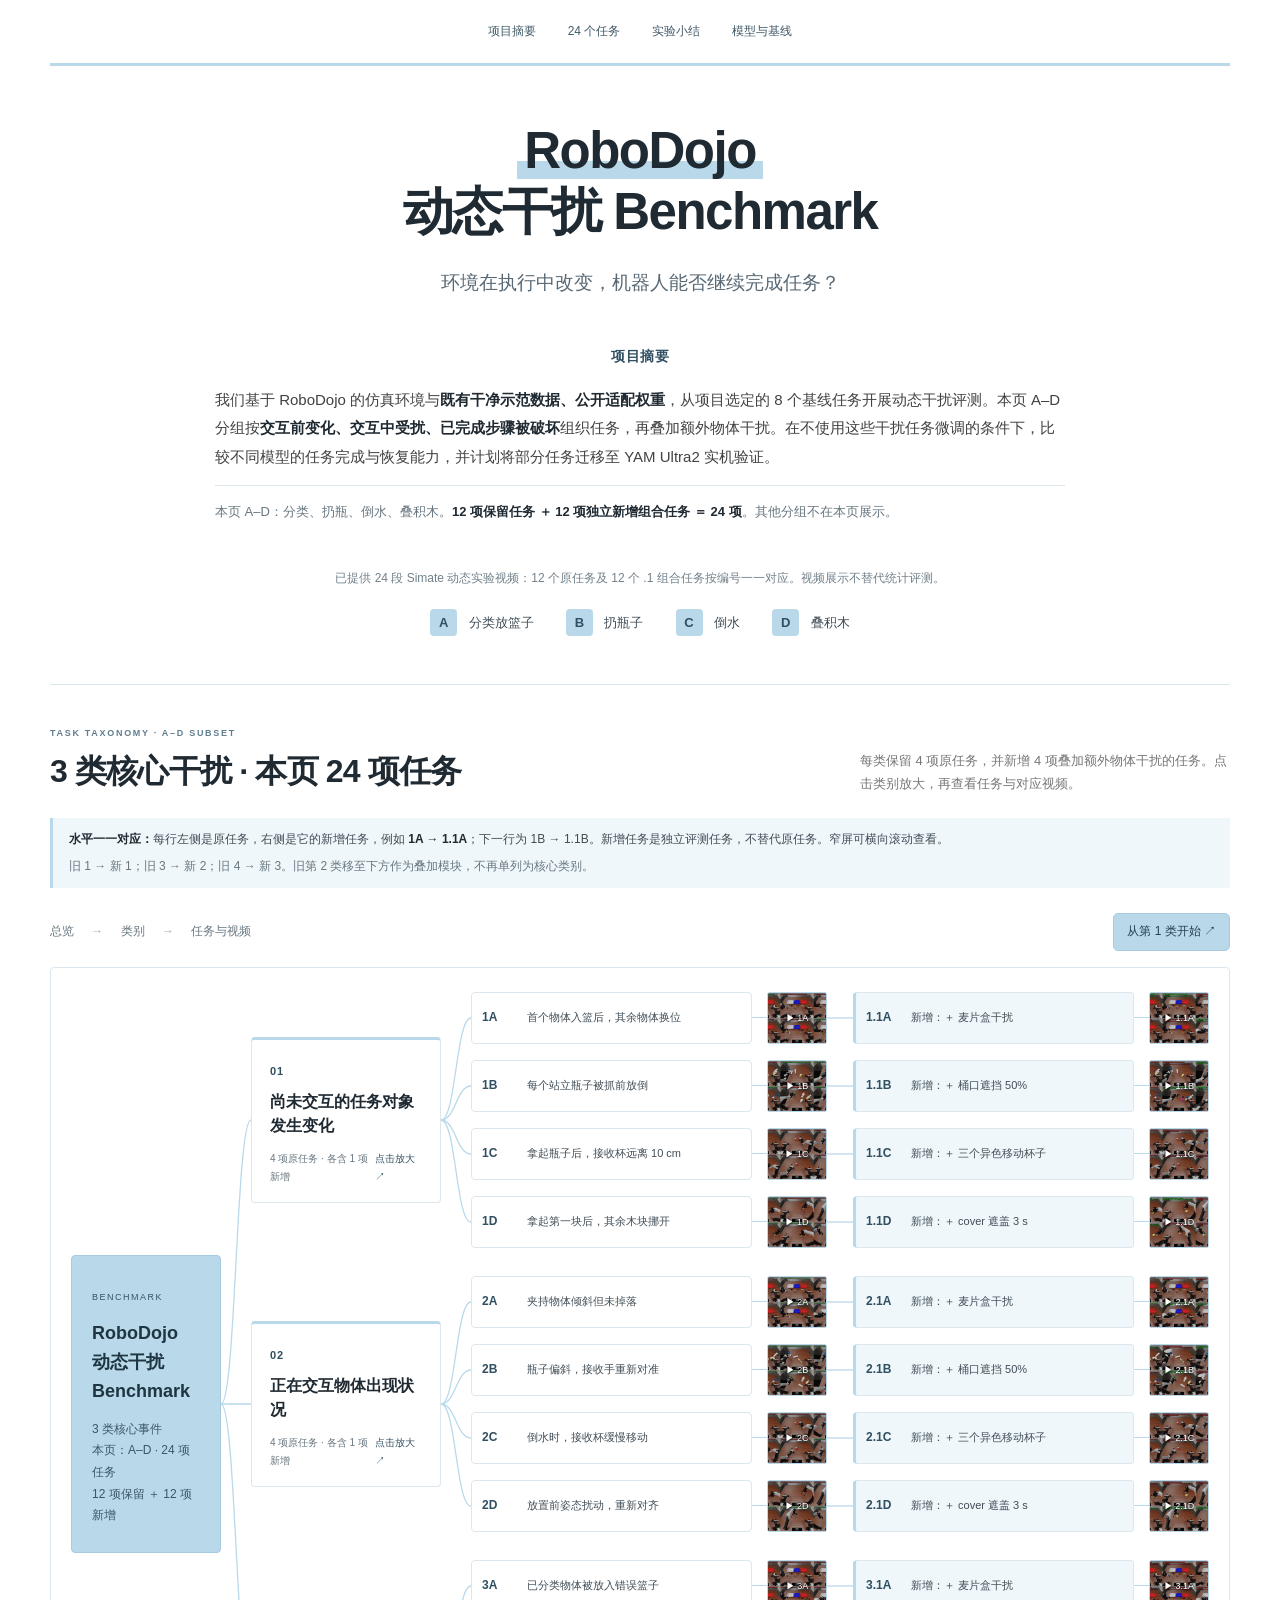
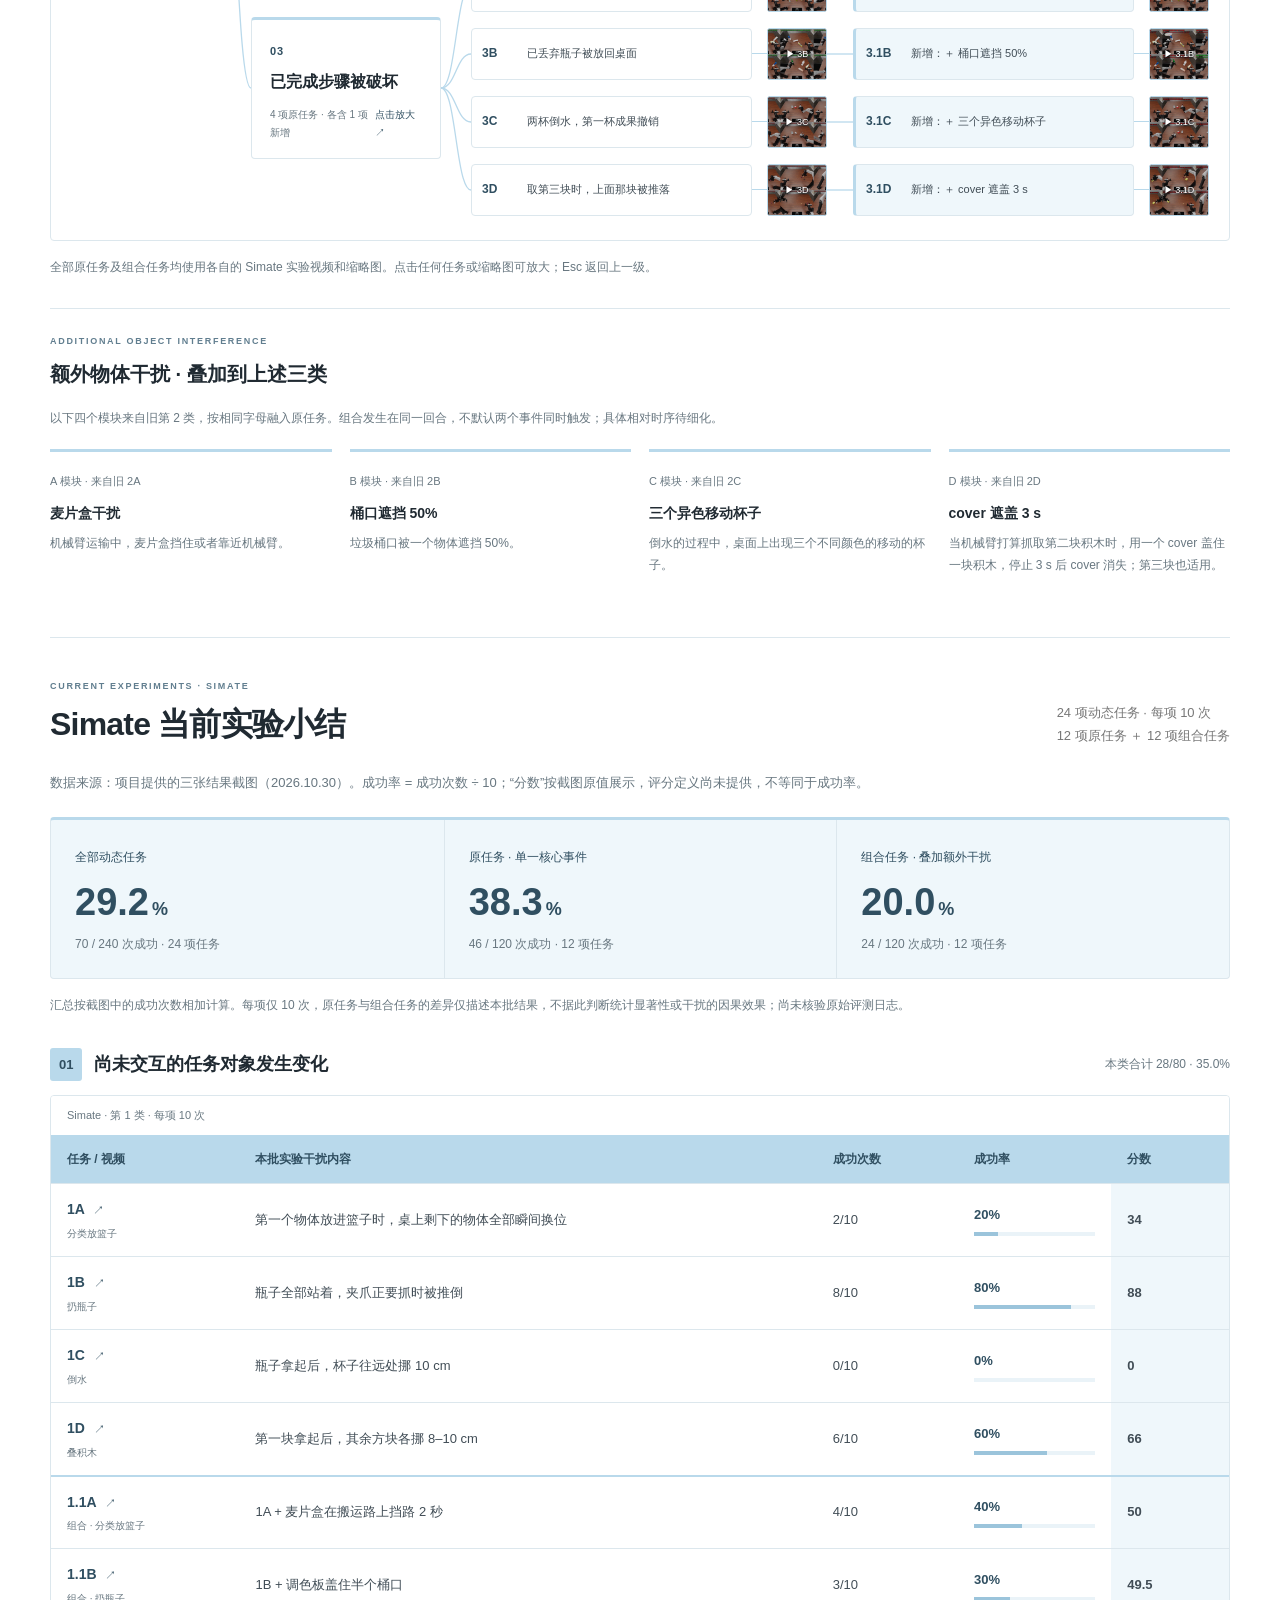
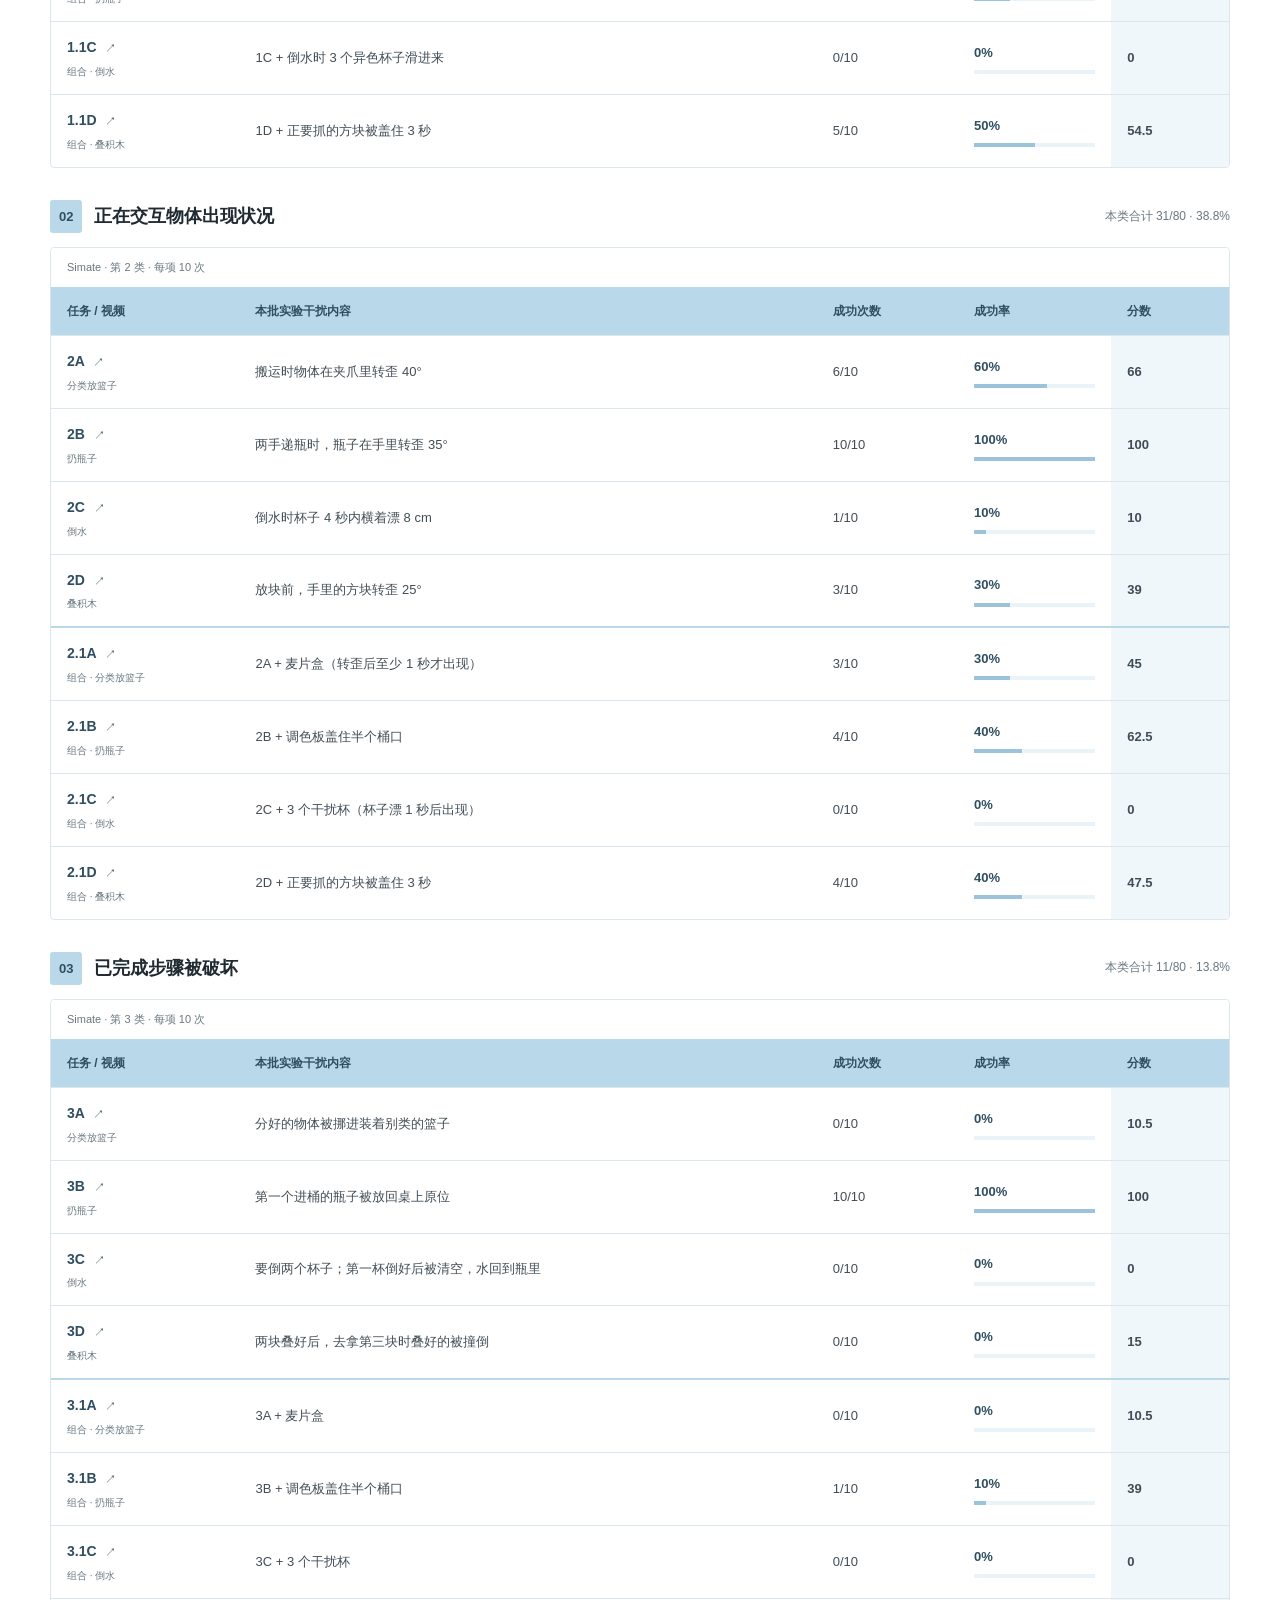
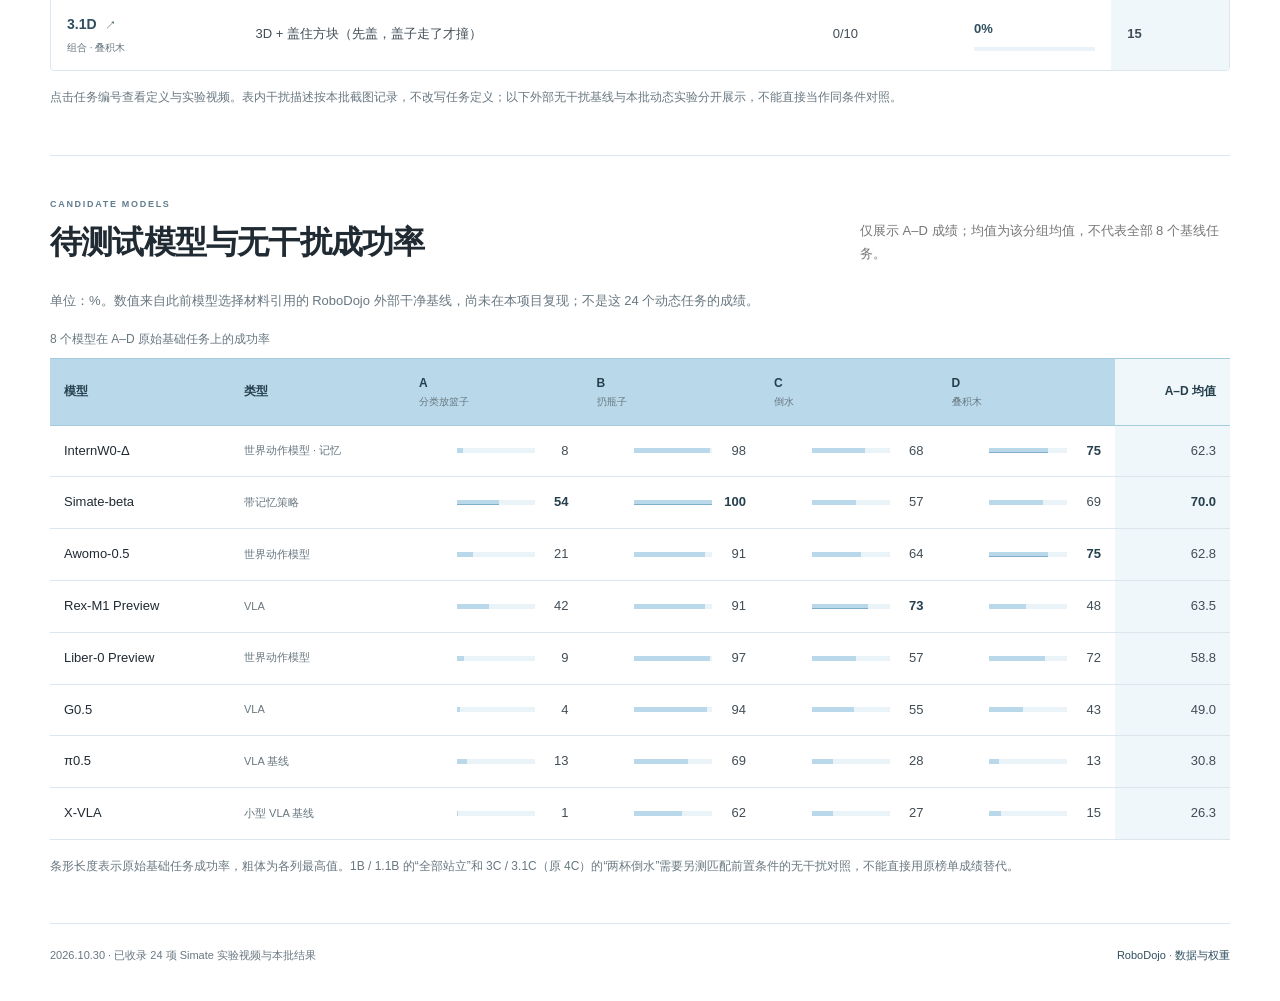
<file: index.html>
<!doctype html>
<html lang="zh-CN"><head><meta charset="utf-8"><meta name="viewport" content="width=device-width,initial-scale=1"><meta name="theme-color" content="#ffffff"><title>RoboDojo 动态干扰 Benchmark · A–D 24 项任务</title><meta name="description" content="A–D 三类核心干扰：保留12项单一事件任务，叠加额外物体干扰新增12项组合任务，共24项；含 Simate 原任务及组合任务动态实验视频与候选模型成绩。"><style>:root{--paper:#ffffff;--white:#fff;--ink:#172033;--text:#465166;--muted:#64748b;--line:#dce2eb;--accent:#315dcc;--pale:#f1f5ff;--edge:#c4d0e5}
*{box-sizing:border-box}html{scroll-behavior:smooth;scroll-padding-top:28px}body{margin:0;background:var(--paper);color:var(--text);font-family:-apple-system,BlinkMacSystemFont,"PingFang SC","Microsoft YaHei",Arial,sans-serif;line-height:1.8;font-size:16px;-webkit-font-smoothing:antialiased}button,a{-webkit-tap-highlight-color:transparent}button{font:inherit;cursor:pointer}a{color:var(--accent);text-decoration:none}a:hover{text-decoration:underline;text-underline-offset:5px}button:focus-visible,a:focus-visible,video:focus-visible{outline:2px solid var(--accent);outline-offset:4px}button{color:inherit}button:hover{border-color:var(--accent)}[hidden]{display:none!important}.skip{position:absolute;top:-100px;background:white;padding:8px;z-index:100}.skip:focus{top:0}.page-header,main,footer{width:min(1180px,calc(100% - 64px));margin:auto}.page-header{min-height:80px;display:flex;justify-content:space-between;align-items:center;border-bottom:1px solid var(--line);gap:25px}.wordmark{font-size:24px;font-weight:650;color:var(--ink);letter-spacing:-.7px}.wordmark span{font-size:12px;font-weight:400;letter-spacing:0;color:var(--muted);margin-left:10px}nav{display:flex;gap:30px;font-size:13px}nav a{color:var(--ink)}h1,h2,h3,p,figure{margin:0}strong{color:var(--ink)}.eyebrow{font-size:10px;letter-spacing:2.1px;color:var(--accent);font-weight:600}.hero{text-align:center;padding:58px 30px 46px}.hero h1{font-family:Georgia,"Songti SC","STSong",serif;line-height:1.3;font-size:clamp(34px,4vw,52px);font-weight:600;color:var(--ink);letter-spacing:-1px;margin:16px 0 20px}.hero h1 span{font-style:italic;font-size:.87em;color:var(--accent)}.subtitle{font-size:20px;font-weight:600;color:var(--ink);margin-bottom:17px}.abstract-text{max-width:890px;margin:0 auto;line-height:1.9;font-size:15px}.data-note{font-size:12px;color:var(--muted);margin:14px auto 24px}.base-legend{display:flex;justify-content:center;gap:34px;font-size:13px}.base-legend b{font-family:Georgia,serif;color:var(--accent);font-size:18px;margin-right:8px}.tree-section,.models-section{padding:40px 0 46px;border-top:1px solid var(--line)}.section-heading{display:flex;justify-content:space-between;gap:40px;align-items:flex-end;margin-bottom:23px}.section-heading h2{font-family:Georgia,"Songti SC","STSong",serif;font-size:30px;font-weight:600;line-height:1.5;color:var(--ink);margin-top:6px}.section-heading>p{font-size:13px;color:var(--muted);max-width:370px;line-height:1.8}.plain-button{border:1px solid var(--line);background:transparent;padding:7px 13px;font-size:12px;border-radius:4px}.plain-button:hover{background:var(--pale);color:var(--accent)}.tree-toolbar{display:flex;justify-content:space-between;align-items:center;padding:10px 0 16px;font-size:12px;color:var(--muted)}.tree-toolbar b{margin:0 14px;font-weight:400;color:#94a3b8}.overview-scroll{overflow-x:auto;border-top:1px solid var(--line);border-bottom:1px solid var(--line);background:rgba(255,255,255,.45)}.overview-tree{min-width:1000px;width:100%;display:grid;grid-template-columns:215px 250px minmax(380px,1fr);grid-template-rows:repeat(4,168px);column-gap:65px;row-gap:22px;padding:28px 20px;position:relative;align-items:center}.connectors{position:absolute;inset:0;width:100%;height:100%;pointer-events:none;z-index:0;overflow:visible}.connectors path{fill:none;stroke:var(--edge);stroke-width:1.3}.root-node,.family-node,.leaf-node,.thumb-node{position:relative;z-index:1}.root-node{grid-column:1;grid-row:1/5;background:var(--pale);padding:25px 20px;border:1px solid #cbd6ea;border-radius:5px}.root-node>span{font-size:9px;letter-spacing:1.5px;color:var(--accent)}.root-node>strong{display:block;font-size:18px;line-height:1.6;margin:10px 0 13px}.root-node p{font-size:12px;color:var(--muted)}.family-node{grid-column:2;text-align:left;background:var(--white);padding:16px 18px;border:1px solid var(--line);border-radius:5px;transition:background .2s,transform .2s}.family-node:hover{transform:translateX(3px);background:var(--pale);border-color:#7898dd}.family-number{font-size:11px;color:var(--accent);font-weight:600;letter-spacing:1px}.family-node strong{display:block;font-size:16px;font-weight:600;line-height:1.5;margin:5px 0 12px}.family-node small{display:flex;justify-content:space-between;font-size:10px;color:var(--muted)}.family-node small span{color:var(--accent)}.leaf-group{grid-column:3;display:grid;gap:7px}.leaf-row{display:flex;align-items:center;min-width:0}.leaf-node{display:flex;align-items:center;gap:10px;width:calc(100% - 75px);height:36px;padding:0 10px;text-align:left;background:var(--white);border:1px solid var(--line);border-radius:3px}.leaf-node:hover{background:var(--pale);border-color:#7898dd}.leaf-node b{color:var(--accent);font-size:12px;min-width:21px}.leaf-node>span{font-size:11px;white-space:nowrap;overflow:hidden;text-overflow:ellipsis}.mini-connector{height:1px;background:var(--edge);width:15px}.thumb-node{height:36px;width:60px;padding:0;border:1px solid #c4cedf;background:#1e2430;overflow:hidden;border-radius:3px;flex-shrink:0}.thumb-node img{width:100%;height:100%;object-fit:cover;display:block;opacity:.78}.thumb-node>span{position:absolute;inset:0;display:flex;align-items:center;justify-content:center;color:#fff;font-size:9px;text-shadow:0 1px 3px #000}.thumb-node:hover img{opacity:1}.small-note{font-size:12px;line-height:1.85;color:var(--muted);margin-top:15px}.source-note{font-size:13px;color:var(--muted);margin:0 0 18px}.table-scroll{overflow-x:auto}.model-table{width:100%;min-width:850px;border-collapse:collapse;font-size:13px;line-height:1.6;font-variant-numeric:tabular-nums}.model-table caption{text-align:left;font-size:12px;color:var(--muted);padding-bottom:9px}.model-table th,.model-table td{border-bottom:1px solid var(--line);padding:15px 14px;text-align:left}.model-table thead th{background:var(--pale);border-top:1px solid #c4cedf;font-size:12px;color:var(--accent);vertical-align:middle}.model-table thead th span{display:block;font-size:10px;font-weight:400;color:var(--muted)}.model-table tbody th{color:var(--ink);font-weight:500;white-space:nowrap;width:180px}.model-table .model-type{font-size:11px;color:var(--muted);width:175px}.model-table td:last-child,.model-table th:last-child{background:#f2f5fc;text-align:right;width:115px}.model-table .bar-cell{display:flex;align-items:center;gap:10px;justify-content:flex-end}.bar-track{height:5px;max-width:78px;min-width:40px;flex:1;background:#e7ecf5;display:block}.bar-track i{display:block;height:100%;background:#91a9dc}.bar-cell>span:last-child{min-width:24px;text-align:right}.best{font-weight:700!important;color:var(--accent)}.best .bar-track i{background:#315dcc}.model-table tbody tr:hover{background:#f6f8fc}footer{border-top:1px solid var(--line);display:flex;justify-content:space-between;gap:25px;font-size:11px;color:var(--muted);padding:22px 0 35px}.focus-open{overflow:hidden}dialog{color:var(--text);background:var(--paper);border:0;padding:0;margin:0;width:100vw;max-width:none;height:100dvh;max-height:none;overflow:auto}dialog::backdrop{background:rgba(20,30,50,.25)}dialog[open]{display:flex;flex-direction:column;animation:focus-in .23s ease-out}.focus-top{position:sticky;top:0;z-index:5;display:flex;justify-content:space-between;align-items:center;padding:16px 32px;min-height:66px;border-bottom:1px solid var(--line);background:rgba(255,255,255,.97);gap:15px}.breadcrumbs,.focus-actions{display:flex;align-items:center;gap:14px}.breadcrumbs{font-size:12px;color:var(--muted)}.breadcrumbs button{border:0;padding:0;background:transparent;color:var(--accent);font-size:12px}.breadcrumbs>span[aria-current]{color:var(--ink);font-weight:600}.focus-content{width:100%;max-width:1500px;margin:0 auto;flex:1;padding:30px 40px;display:flex;flex-direction:column;justify-content:center}.focus-bottom{display:flex;justify-content:space-between;gap:20px;padding:13px 32px;font-size:11px;color:var(--muted);border-top:1px solid var(--line);margin-top:auto}.focus-eyebrow{font-size:11px;letter-spacing:1px;color:var(--muted);margin:0 0 24px}.family-canvas{display:grid;grid-template-columns:265px 1fr;gap:90px;position:relative;align-items:center}.branch-parent{position:relative;z-index:1;background:var(--paper)}.large-number{font-family:Georgia,serif;font-size:60px;font-style:italic;color:#91a8d7;line-height:1}.branch-parent h2{font-family:Georgia,"Songti SC","STSong",serif;font-weight:600;font-size:31px;line-height:1.45;color:var(--ink);margin:17px 0}.branch-parent p{font-size:14px;color:var(--muted);line-height:1.9}.family-switch{display:flex;gap:10px;margin-top:24px}.family-switch button,.sibling-nav button{border:1px solid var(--line);background:transparent;border-radius:3px;color:var(--muted);padding:6px 12px;font-size:12px}.family-switch button[aria-pressed=true],.sibling-nav button[aria-pressed=true]{background:var(--accent);border-color:var(--accent);color:white}.branch-list{display:grid;gap:17px}.branch-row{display:flex;align-items:center;position:relative;z-index:1}.branch-task{display:flex;align-items:flex-start;gap:15px;text-align:left;padding:18px;background:var(--white);border:1px solid var(--line);border-radius:4px;flex:1;min-height:113px;position:relative;transition:transform .18s,background .18s}.branch-task:hover{background:var(--pale);transform:translateX(3px);border-color:#7898dd}.task-id{font-family:Georgia,serif;font-size:22px;font-weight:600;line-height:1.3;color:var(--accent);padding-top:2px}.branch-task h3{font-size:16px;line-height:1.6;font-weight:600;color:var(--ink);margin-bottom:4px}.branch-task p{font-size:12px;line-height:1.75;color:var(--muted)}.zoom-mark{font-size:12px;color:var(--accent);margin-left:auto}.branch-to-video{width:35px;text-align:center;color:#94a3b8;flex-shrink:0}.branch-video{padding:0;border:1px solid var(--line);border-radius:4px;overflow:hidden;background:#202734;flex-shrink:0;width:180px;position:relative}.branch-video img{width:100%;height:96px;display:block;object-fit:contain}.branch-video>span{display:block;background:var(--pale);color:var(--accent);font-size:10px;text-align:center;padding:4px 3px}.task-focus{display:grid;grid-template-columns:minmax(290px,350px) 45px minmax(0,1fr);gap:20px;align-items:center;animation:focus-in .25s ease-out}.parent-link{display:block;border:0;background:transparent;padding:0;color:var(--accent);font-size:11px;text-align:left;margin-bottom:20px}.detail-id{font-family:Georgia,serif;font-style:italic;font-size:51px;line-height:1.15;color:#7897d2;margin-bottom:12px}.task-detail h2{font-family:Georgia,"Songti SC","STSong",serif;font-size:29px;line-height:1.5;color:var(--ink);font-weight:600;margin:0 0 16px}.task-definition{font-size:15px;line-height:1.85;color:var(--text)}dl{margin:23px 0}dl>div{display:flex;gap:14px;padding:11px 0;border-top:1px solid var(--line);font-size:12px;line-height:1.8}dt{min-width:27px;color:var(--accent);font-weight:600}dd{margin:0;color:var(--muted)}.task-note{font-size:11px;color:var(--muted);border-left:2px solid #b7c8e8;padding-left:12px;margin:0 0 20px}.sibling-nav{display:flex;gap:10px;margin-top:20px}.detail-arrow{color:#94a3b8;font-size:26px;text-align:center}.video-detail{min-width:0}.video-detail figcaption{display:flex;align-items:center;justify-content:space-between;gap:20px;padding-bottom:18px}.video-kicker{font-size:10px;letter-spacing:1.4px;color:var(--accent)}.video-detail h3{font-size:22px;font-weight:600;color:var(--ink);margin-top:3px}.video-detail code{font-size:11px;color:var(--muted)}.baseline-tag{font-size:10px;background:var(--pale);border:1px solid #d5deee;color:var(--accent);padding:4px 8px;white-space:nowrap}.video-detail video{width:100%;max-height:65vh;aspect-ratio:16/9;display:block;background:#141a24;border:1px solid #c8d2e3;object-fit:contain}.video-status{font-size:11px;color:var(--muted);line-height:1.8;margin-top:12px;min-height:20px}.video-tools{display:flex;justify-content:space-between;align-items:center;margin-top:15px;font-size:11px}.video-tools .plain-button{background:var(--accent);color:white;border-color:var(--accent)}#focus-title:focus{outline:none}
@keyframes focus-in{from{transform:scale(.985)}to{transform:scale(1)}}
.overview-tree{grid-template-rows:repeat(4,144px);row-gap:14px;padding-top:24px;padding-bottom:24px}.leaf-group{gap:6px}.leaf-node,.thumb-node{height:30px}.video-detail video{aspect-ratio:2/1}
@media(min-width:1550px){.focus-content{padding:45px 55px}.task-focus{grid-template-columns:380px 55px 1fr;gap:30px}.branch-video{width:230px}.branch-video img{height:125px}.branch-task{min-height:135px;padding:24px}.branch-task h3{font-size:18px}.branch-task p{font-size:14px}.branch-list{gap:23px}.family-canvas{gap:115px}}
@media(max-width:1100px){.overview-tree{column-gap:35px;grid-template-columns:190px 225px minmax(430px,1fr)}.focus-content{padding:25px}.family-canvas{grid-template-columns:210px 1fr;gap:45px}.branch-parent h2{font-size:26px}.branch-video{width:140px}.branch-video img{height:80px}.branch-task{padding:13px;gap:10px}.branch-task h3{font-size:14px}.branch-task p{font-size:11px}.task-focus{grid-template-columns:280px 20px minmax(0,1fr);gap:16px}.task-detail h2{font-size:26px}.task-definition{font-size:14px}.focus-top{padding:14px 22px}.focus-bottom{padding:12px 22px}.base-legend{gap:25px}}
@media(max-width:760px){.page-header,main,footer{width:calc(100% - 36px)}.page-header{flex-direction:column;gap:8px;align-items:flex-start;padding:16px 0}.wordmark{font-size:22px}.wordmark span{font-size:10px}nav{gap:26px;font-size:12px}.hero{padding:36px 0}.hero h1{font-size:36px}.hero .eyebrow{font-size:9px;letter-spacing:1.5px}.subtitle{font-size:17px}.abstract-text{text-align:left;font-size:14px}.data-note{font-size:11px;text-align:left}.base-legend{display:grid;grid-template-columns:1fr 1fr;gap:9px;text-align:left;font-size:12px}.section-heading{display:block;margin-bottom:16px}.section-heading h2{font-size:26px}.section-heading>p{margin-top:12px;font-size:12px}.tree-section,.models-section{padding:30px 0}.tree-toolbar{font-size:10px}.tree-toolbar b{margin:0 5px}.tree-toolbar button{font-size:10px;padding:6px 8px}.small-note,.source-note{font-size:11px}.overview-tree{padding:20px 14px}.focus-top{padding:12px 14px;flex-wrap:wrap;gap:8px}.focus-actions{margin-left:auto;gap:7px}.plain-button{padding:5px 9px;font-size:11px}.focus-content{padding:20px 16px;justify-content:flex-start}.family-canvas{display:block}.family-canvas .connectors{display:none}.branch-parent{padding-left:18px;border-left:2px solid #a3b8df;margin-bottom:25px}.large-number{font-size:35px}.branch-parent h2{font-size:25px;margin:9px 0}.branch-parent p{font-size:12px}.family-switch{margin-top:15px}.focus-eyebrow{font-size:10px;margin-bottom:20px}.branch-list{gap:14px;border-left:1px solid var(--edge);padding-left:15px}.branch-row:before{content:'';position:absolute;left:-15px;top:50%;width:15px;height:1px;background:var(--edge)}.branch-task{padding:12px;min-height:113px;gap:8px}.task-id{font-size:19px}.branch-task h3{font-size:13px}.branch-task p{font-size:11px}.zoom-mark{display:none}.branch-video{width:95px}.branch-video img{height:62px}.branch-video>span{font-size:8px;line-height:1.5}.branch-to-video{width:19px;font-size:12px}.task-focus{display:block}.task-detail h2{font-size:27px}.parent-link{margin-bottom:15px}.detail-id{font-size:36px}.task-definition{font-size:14px}dl{margin:15px 0}dl>div{padding:8px 0;font-size:11px}.sibling-nav{margin:15px 0}.detail-arrow{transform:rotate(90deg);padding:6px;font-size:22px}.video-detail figcaption{padding-bottom:12px}.video-detail h3{font-size:20px}.video-detail code{font-size:9px}.baseline-tag{font-size:9px;padding:3px 5px}.video-detail video{max-height:none}.focus-bottom{font-size:9px;padding:12px 16px}.focus-bottom>span:last-child{display:none}footer{flex-direction:column;gap:6px;font-size:10px}}
@media(prefers-reduced-motion:reduce){html{scroll-behavior:auto}*,*::before,*::after{animation:none!important;transition:none!important}}
@media print{.page-header,.tree-toolbar,dialog{display:none!important}.page-header,main,footer{width:100%}body{font-size:12px;background:white}.hero{padding:15px}.hero h1{font-size:34px}.overview-tree{min-width:1000px;zoom:.7}.overview-scroll{overflow:visible}.table-scroll{overflow:visible}.model-table{min-width:0}.tree-section,.models-section{break-before:page}.small-note{font-size:10px}tr{break-inside:avoid}}

.scope-note{font-size:14px;color:var(--accent);max-width:890px;margin:14px auto 0;line-height:1.8}

/* Three core families, each with four retained and four combined tasks. */
.overview-tree{min-width:1100px;grid-template-rows:repeat(3,auto);row-gap:28px;grid-template-columns:150px 190px minmax(660px,1fr);column-gap:30px}
.root-node{grid-row:1/4}
.leaf-node b{min-width:35px;flex-shrink:0}
.task-pair{display:grid;grid-template-columns:minmax(0,1fr) minmax(0,1fr);gap:26px;position:relative;align-items:stretch}
.leaf-group{gap:16px}
.leaf-row.combined{margin-left:0}
.leaf-node,.thumb-node{height:52px}
.leaf-node>span{white-space:normal;line-height:1.6;display:-webkit-box;-webkit-line-clamp:2;-webkit-box-orient:vertical}
.branch-list{gap:28px}
.branch-list .task-pair{gap:32px}
.branch-row.combined{margin-left:0}
.combined .leaf-node,.combined .branch-task{background:var(--pale);border-left:3px solid var(--edge)}
.taxonomy-note{border-left:3px solid var(--edge);padding:10px 16px;background:var(--pale);font-size:12px;line-height:1.9;margin-bottom:15px}
.taxonomy-note p+p{color:var(--muted);margin-top:4px}
.module-section{margin-top:30px;padding-top:24px;border-top:1px solid var(--line)}
.module-section>h3{font-size:20px;color:var(--ink);margin-top:7px}
.module-grid{display:grid;grid-template-columns:repeat(4,minmax(0,1fr));gap:18px;margin-top:20px}
.module-grid article{border-top:3px solid var(--edge);padding:14px 0}
.module-grid article>span{font-size:11px;color:var(--muted)}
.module-grid h3{font-size:14px;color:var(--ink);margin:6px 0}
.module-grid article p{font-size:12px;color:var(--muted);line-height:1.85}
.branch-parent{align-self:start;margin-top:34px}
.task-id{white-space:nowrap;flex-shrink:0}
.sibling-nav{flex-wrap:wrap;gap:8px}
.task-origin{font-size:11px;color:var(--accent);margin-bottom:15px;padding-bottom:10px;border-bottom:1px solid var(--line)}
.pair-link{margin-top:4px}
@media(max-width:760px){.module-grid{grid-template-columns:1fr 1fr;gap:14px}.taxonomy-note{font-size:11px;padding:10px 12px}.branch-parent{margin-top:0}.branch-row{flex-wrap:wrap}.branch-task{flex-basis:100%;min-width:0}.branch-to-video{display:none}.branch-video{margin:8px 0 0 auto;width:110px}.module-section>h3{font-size:18px}.task-origin{font-size:10px}.sibling-nav{gap:6px}}
/* Pair every original task with its extension on the same horizontal row. */
.family-focus{overflow-x:auto}
.family-canvas{grid-template-columns:210px minmax(660px,1fr);gap:45px;min-width:915px}
.branch-row{display:grid;grid-template-columns:minmax(0,1fr);grid-template-rows:1fr auto;gap:8px;align-items:stretch}
.branch-task{width:100%;min-width:0;height:100%;padding:16px;gap:10px;min-height:135px}
.branch-to-video{display:none}
.branch-video{width:150px;margin:0 0 0 auto;justify-self:end}
.branch-video img{height:80px}
.family-canvas .branch-row:before{display:none}
@media(max-width:760px){.family-canvas{display:block;min-width:660px}.branch-parent{max-width:320px}.branch-list{padding-left:0;border-left:0}.branch-list .task-pair:after{content:'→';position:absolute;left:calc(50% - 9px);top:55px;width:18px;text-align:center;color:var(--accent)}.branch-task{font-size:12px}.breadcrumbs{flex-wrap:wrap;gap:8px}}

/* Presentation layout; the final monochrome theme below supersedes prior accents. */
:root{--paper:#fff;--white:#fff;--ink:#202020;--text:#444;--muted:#747474;--line:#e5e2e2;--accent:#a34135;--pale:#fbf1f0;--edge:#ded4d3}
body{font-family:Arial,"Helvetica Neue","PingFang SC","Microsoft YaHei",sans-serif}
.page-header{border:0;min-height:72px;justify-content:center}.wordmark{display:none}nav{gap:12px}nav a{border:1px solid #ead6d4;border-radius:24px;padding:6px 22px;color:#7c201d;background:#f8e9e8;font-size:13px;transition:background .15s}nav a:hover{background:#f2dcd9;text-decoration:none}
.hero{padding:35px 30px 48px}.hero>.eyebrow{display:none}.hero h1{font-family:inherit;font-style:normal;font-size:clamp(34px,4.2vw,54px);font-weight:700;line-height:1.2;letter-spacing:-1.6px;margin:12px auto 24px;max-width:1000px}.hero h1 span{font-family:inherit;font-style:normal;font-size:1em;color:var(--ink)}.subtitle{font-size:21px;font-weight:400;color:#565656;margin-bottom:28px}
.summary-panel{max-width:940px;margin:0 auto 24px;padding:23px 28px;background:#fff;border:1px solid #e9dddd;border-radius:17px;box-shadow:0 4px 20px #3d181803;text-align:left}.summary-label{display:block;text-align:center;margin:0 auto 15px;width:max-content;background:#f8e9e8;color:#9c4338;font-size:11px;font-weight:600;padding:2px 12px;border-radius:20px;letter-spacing:.5px}.abstract-text{font-size:15px;line-height:1.9}.scope-note{border-top:1px solid #eee7e7;padding-top:14px;margin-top:14px;color:#666;font-size:13px}.data-note{color:#858080;margin-bottom:20px}.base-legend{gap:32px}.base-legend b{font-family:inherit;color:#9c4338;font-size:15px;font-weight:700}
.section-heading h2{font-family:inherit;font-size:32px;font-weight:650;letter-spacing:-.8px}.eyebrow{color:#a76960;letter-spacing:1.7px;font-size:9px}.tree-section,.models-section{border-color:#ece9e9;padding-top:40px}.section-heading>p{color:#777}.tree-toolbar b{color:#aaa}.plain-button{border-radius:20px;border-color:#e2d7d6;color:#75403b;background:#fff}.plain-button:hover{background:#f8e9e8}
.overview-scroll{border:1px solid #e7e2e2;border-radius:15px;background:#fff}.root-node{background:#f9f7f7;border-color:#e0d8d7;border-radius:12px}.root-node>span{color:#8c5c55}.root-node>strong{color:#292525}.family-node{border-radius:10px}.family-node:hover,.leaf-node:hover,.branch-task:hover{border-color:#bf8c85;background:#fcf6f5}.leaf-node{border-radius:6px}.family-number,.leaf-node b,.task-id{color:#9c4338}.thumb-node{background:#252323;border-color:#d9cdcb}.mini-connector{background:var(--edge)}
.model-table thead th{background:#f8f7f7;color:#4f3d3b;border-color:#d9d2d1}.model-table td:last-child,.model-table th:last-child{background:#fcf5f4}.bar-track{background:#eee9e8}.bar-track i{background:#c99e98}.best .bar-track i{background:#a34135}.model-table tbody tr:hover{background:#fcf8f7}.best{color:#943e34!important}
dialog::backdrop{background:rgba(30,25,25,.2)}.focus-top{background:rgba(255,255,255,.98)}.large-number,.detail-id{font-family:inherit;font-style:normal;font-weight:650;color:#b88b84}.large-number{font-size:52px}.branch-parent h2,.task-detail h2{font-family:inherit;font-weight:650;letter-spacing:-.7px}.task-id{font-family:inherit;font-size:20px}.branch-task{border-radius:10px}.branch-to-video,.detail-arrow{color:#b4a2a0}.branch-video{border-radius:9px;background:#252323}.branch-video>span{background:#f9efed;color:#8c4239}.family-switch button,.sibling-nav button{border-radius:18px}.family-switch button[aria-pressed=true],.sibling-nav button[aria-pressed=true]{background:#a34135}.task-note{border-color:#d6b3ad}.baseline-tag{border-color:#e7d4d0;background:#fbf1f0;color:#8e473e;border-radius:20px}.video-detail video{border-color:#ded5d3;background:#211f1f;border-radius:10px}.video-tools .plain-button{background:#a34135}.scope-note strong{font-weight:600}
@media(max-width:760px){.page-header{align-items:center;min-height:66px;padding:10px 0}nav{gap:7px}nav a{padding:5px 13px;font-size:11px}.hero{padding:22px 0 32px}.hero h1{font-size:35px;letter-spacing:-1px;line-height:1.25;margin-top:8px}.subtitle{font-size:16px;margin-bottom:22px}.summary-panel{padding:18px 17px;border-radius:13px}.abstract-text{font-size:13px;line-height:1.9}.scope-note{font-size:12px;text-align:left}.summary-label{font-size:10px;margin-bottom:12px}.section-heading h2{font-size:26px}.base-legend{gap:10px}.branch-parent{border-color:#d6b3ad}.large-number{font-size:35px}.detail-id{font-size:36px}}

/* Current direction: strictly neutral black / white / gray, without tinted surfaces. */
:root{--paper:#fff;--white:#fff;--ink:#181818;--text:#414141;--muted:#737373;--line:#e2e2e2;--accent:#262626;--pale:#f5f5f5;--edge:#d4d4d4}
.page-header{min-height:66px;border-bottom:1px solid #ededed}
nav{gap:32px}nav a{border:0;border-radius:0;padding:7px 0;background:transparent;color:#666;font-size:12px;box-shadow:none}nav a:hover{background:transparent;color:#111;text-decoration:underline;text-underline-offset:7px}
.hero{padding-top:42px}.hero h1{font-size:clamp(34px,4vw,51px);font-weight:650;letter-spacing:-1.5px}.subtitle{color:#626262;font-size:19px}
.summary-panel{border:0;border-radius:0;box-shadow:none;padding:15px 0 20px;max-width:850px;background:#fff}.summary-label{padding:0;margin-bottom:17px;background:transparent;border-radius:0;color:#252525;font-size:14px;font-weight:600}.abstract-text{color:#414141}.scope-note{border-color:#e8e8e8;color:#737373}.data-note{color:#808080}.base-legend b{color:#272727}
.eyebrow{color:#878787}.tree-section,.models-section{border-color:#e8e8e8}.plain-button{border-radius:5px;border-color:#d9d9d9;background:#fff;color:#333}.plain-button:hover{background:#f2f2f2;border-color:#888}
.overview-scroll{border-color:#e2e2e2;border-radius:4px}.root-node{border-color:#242424;border-radius:4px;background:#242424}.root-node>span{color:#c7c7c7}.root-node>strong{color:#fff}.root-node p{color:#d4d4d4}
.family-node,.leaf-node,.branch-task{border-radius:4px}.family-node:hover,.leaf-node:hover,.branch-task:hover{background:#f6f6f6;border-color:#8b8b8b}.family-number,.leaf-node b,.task-id{color:#333}.thumb-node{background:#222;border-color:#ccc}.connectors path{stroke:#ccc}
.model-table thead th{background:#f4f4f4;color:#333;border-color:#ccc}.model-table td:last-child,.model-table th:last-child{background:#f6f6f6}.bar-track{background:#ebebeb}.bar-track i{background:#999}.best .bar-track i{background:#292929}.model-table tbody tr:hover{background:#fafafa}.best{color:#171717!important}
dialog::backdrop{background:rgba(0,0,0,.2)}.large-number,.detail-id{color:#a2a2a2}.branch-parent{border-color:#aaa}.branch-to-video,.detail-arrow{color:#aaa}.branch-video{border-radius:4px;background:#222}.branch-video>span{background:#f2f2f2;color:#444}.family-switch button,.sibling-nav button{border-radius:4px}.family-switch button[aria-pressed=true],.sibling-nav button[aria-pressed=true]{background:#262626;border-color:#262626;color:#fff}.task-note{border-color:#bdbdbd}.baseline-tag{background:#f5f5f5;border-color:#ddd;color:#555;border-radius:4px}.video-detail video{border-radius:4px;border-color:#ccc;background:#1b1b1b}.video-tools .plain-button{background:#262626;border-color:#262626;color:#fff}
@media(max-width:760px){nav{gap:28px}nav a{padding:6px 0}.hero{padding-top:26px}.hero h1{font-size:34px}.subtitle{font-size:16px}.summary-panel{padding:12px 0;border-radius:0}.summary-label{font-size:13px}.branch-parent{border-color:#aaa}}

/* Current palette: Columbia Blue PMS 290 / #B9D9EB and white.
   Source: https://visualidentity.columbia.edu/branding
   Dark text is retained on pale blue for legibility; no institutional logo is used. */
:root{--columbia:#b9d9eb;--paper:#fff;--white:#fff;--ink:#202a32;--text:#414d56;--muted:#687780;--line:#dce7ed;--accent:#304f61;--pale:#eff7fb;--edge:#b9d9eb}
.page-header{border-bottom:3px solid #b9d9eb}nav a{color:#415967}nav a:hover{color:#203c4c;text-decoration-color:#b9d9eb;text-decoration-thickness:3px}
.hero h1 span{background:linear-gradient(transparent 68%,#b9d9eb 68%);padding:0 7px;color:#202a32}.subtitle{color:#586975}.summary-label{color:#304f61}.scope-note{border-color:#dce7ed;color:#687780}.data-note{color:#71808a}.base-legend b{color:#304f61;background:#b9d9eb;display:inline-flex;align-items:center;justify-content:center;width:27px;height:27px;border-radius:4px;font-size:13px}
.eyebrow{color:#617e8f}.tree-section,.models-section{border-color:#dce7ed}.plain-button{border-color:#aacbde;background:#b9d9eb;color:#263f4d}.plain-button:hover{background:#d0e6f2;border-color:#89b5ce}
.overview-scroll{border-color:#dce7ed}.root-node{background:#b9d9eb;border-color:#a5cbdf}.root-node>span{color:#365363}.root-node>strong{color:#1f3542}.root-node p{color:#3c5665}.family-node{border-top:3px solid #b9d9eb}.family-node:hover,.leaf-node:hover,.branch-task:hover{background:#eff7fb;border-color:#a5cbdf}.family-number,.leaf-node b,.task-id{color:#304f61}.thumb-node{border-color:#b9d9eb}.connectors path{stroke:#b9d9eb}
.model-table thead th{background:#b9d9eb;color:#263f4d;border-color:#a5cbdf}.model-table td:last-child,.model-table th:last-child{background:#eff7fb}.bar-track{background:#eaf3f8}.bar-track i,.best .bar-track i{background:#b9d9eb}.best .bar-track i{box-shadow:inset 0 -1px #7faec8}.model-table tbody tr:hover{background:#f6fafc}.best{color:#263f4d!important}
.large-number,.detail-id{color:#304f61;background:#b9d9eb;width:max-content;padding:5px 12px;border-radius:4px}.branch-parent{border-color:#b9d9eb}.branch-to-video,.detail-arrow{color:#94bbd1}.branch-video{border-color:#b9d9eb}.branch-video>span{background:#b9d9eb;color:#263f4d}.family-switch button[aria-pressed=true],.sibling-nav button[aria-pressed=true]{background:#b9d9eb;border-color:#a5cbdf;color:#263f4d}.task-note{border-color:#b9d9eb}.baseline-tag{background:#eff7fb;border-color:#b9d9eb;color:#3b5666}.video-detail video{border-color:#b9d9eb}.video-tools .plain-button{background:#b9d9eb;border-color:#a5cbdf;color:#263f4d}


/* Current Simate results; scoped to avoid changing the task tree and external baselines. */
.results-section{padding:40px 0 46px;border-top:1px solid var(--line);scroll-margin-top:20px}
.result-summary{display:grid;grid-template-columns:repeat(3,minmax(0,1fr));border:1px solid var(--line);border-top:3px solid var(--columbia);border-radius:4px;margin:23px 0 12px;background:var(--pale)}
.result-summary article{padding:22px 24px}.result-summary article+article{border-left:1px solid var(--line)}.result-summary article>span{font-size:12px;color:var(--accent)}.result-summary strong{display:block;font-size:38px;font-weight:600;line-height:1.4;font-variant-numeric:tabular-nums;margin:5px 0;color:var(--accent)}.result-summary strong small{font-size:18px;margin-left:3px}.result-summary p{font-size:12px;color:var(--muted)}
.result-method{margin-bottom:28px}.result-family{margin-top:32px}.result-family-heading{display:flex;justify-content:space-between;gap:20px;align-items:center;margin-bottom:14px}.result-family-heading h3{display:flex;align-items:center;gap:12px;font-size:18px;font-weight:600;color:var(--ink)}.result-family-heading h3>span{display:inline-block;padding:5px 9px;background:var(--columbia);color:var(--accent);border-radius:3px;font-size:13px}.result-family-heading p{font-size:12px;color:var(--muted);white-space:nowrap}
.result-scroll{border:1px solid var(--line);border-radius:4px}.result-table{width:100%;min-width:820px;border-collapse:collapse;table-layout:fixed;font-size:13px;line-height:1.7;font-variant-numeric:tabular-nums}.result-table caption{text-align:left;padding:10px 16px;font-size:11px;color:var(--muted);background:#fff}.result-table th,.result-table td{padding:14px 16px;border-bottom:1px solid var(--line);text-align:left;vertical-align:middle}.result-table thead th{background:var(--columbia);font-size:12px;font-weight:600;color:var(--accent)}.result-table th:nth-child(1){width:16%}.result-table th:nth-child(2){width:49%}.result-table th:nth-child(3){width:12%}.result-table th:nth-child(4){width:13%}.result-table th:nth-child(5){width:10%}.result-table tbody th small{display:block;font-size:10px;color:var(--muted);font-weight:400;margin-top:3px}.result-table tbody tr:last-child>*{border-bottom:0}.result-table tbody tr:hover{background:#f6fafc}.result-table tr.result-combined:first-of-type{border-top:2px solid var(--columbia)}.result-table tbody tr:nth-child(5)>*{border-top:2px solid var(--columbia)}.result-table .result-score{background:var(--pale);font-weight:600}.result-task-link{background:transparent;border:0;padding:0;color:var(--accent);font-size:14px;font-weight:650;cursor:pointer}.result-task-link:hover{text-decoration:underline;text-underline-offset:4px}.result-task-link span{font-weight:400;font-size:11px;margin-left:5px}.result-count,.result-score{white-space:nowrap}.result-rate-value{display:block;font-weight:600;color:var(--accent)}.result-meter{display:block;background:#eaf3f8;height:4px;width:100%;margin-top:6px}.result-meter i{display:block;height:100%;background:#9bc4db}
@media(max-width:760px){.results-section{padding:30px 0}.result-summary article{padding:13px 10px}.result-summary article>span{font-size:10px}.result-summary strong{font-size:27px}.result-summary strong small{font-size:12px}.result-summary p{font-size:10px;line-height:1.8}.result-family-heading{align-items:flex-start;flex-direction:column;gap:7px}.result-family-heading h3{font-size:16px}.result-family-heading p{margin-left:42px}nav{gap:16px;flex-wrap:wrap;justify-content:center}.result-table th,.result-table td{padding:12px}}
@media print{.result-scroll{overflow:visible}.result-table{min-width:0;font-size:10px}.result-table th,.result-table td{padding:7px}.result-family{break-inside:avoid}.results-section{break-before:page}}
</style></head>
<body>
<a class="skip" href="#main">跳到正文</a>
<header class="page-header"><a class="wordmark" href="#abstract">RoboDojo <span>Dynamic Benchmark</span></a><nav aria-label="页面导航"><a href="#abstract">项目摘要</a><a href="#task-tree">24 个任务</a><a href="#results">实验小结</a><a href="#models">模型与基线</a></nav></header>
<main id="main">
<section id="abstract" class="hero">
<p class="eyebrow">DYNAMIC INTERFERENCE BENCHMARK</p><h1><span>RoboDojo</span><br>动态干扰 Benchmark</h1>
<p class="subtitle">环境在执行中改变，机器人能否继续完成任务？</p>
<div class="summary-panel"><span class="summary-label">项目摘要</span>
<p class="abstract-text">我们基于 RoboDojo 的仿真环境与<strong>既有干净示范数据、公开适配权重</strong>，从项目选定的 8 个基线任务开展动态干扰评测。本页 A–D 分组按<strong>交互前变化、交互中受扰、已完成步骤被破坏</strong>组织任务，再叠加额外物体干扰。在不使用这些干扰任务微调的条件下，比较不同模型的任务完成与恢复能力，并计划将部分任务迁移至 YAM Ultra2 实机验证。</p>
<p class="scope-note">本页 A–D：分类、扔瓶、倒水、叠积木。<strong>12 项保留任务 ＋ 12 项独立新增组合任务 ＝ 24 项</strong>。其他分组不在本页展示。</p>
</div>
<p class="data-note">已提供 24 段 Simate 动态实验视频：12 个原任务及 12 个 .1 组合任务按编号一一对应。视频展示不替代统计评测。</p>
<div class="base-legend"><span><b>A</b> 分类放篮子</span><span><b>B</b> 扔瓶子</span><span><b>C</b> 倒水</span><span><b>D</b> 叠积木</span></div>
</section>
<section id="task-tree" class="tree-section">
<div class="section-heading"><div><p class="eyebrow">TASK TAXONOMY · A–D SUBSET</p><h2>3 类核心干扰 · 本页 24 项任务</h2></div><p>每类保留 4 项原任务，并新增 4 项叠加额外物体干扰的任务。点击类别放大，再查看任务与对应视频。</p></div>
<div class="taxonomy-note"><p><strong>水平一一对应：</strong>每行左侧是原任务，右侧是它的新增任务，例如 <strong>1A → 1.1A</strong>；下一行为 1B → 1.1B。新增任务是独立评测任务，不替代原任务。窄屏可横向滚动查看。</p><p>旧 1 → 新 1；旧 3 → 新 2；旧 4 → 新 3。旧第 2 类移至下方作为叠加模块，不再单列为核心类别。</p></div>
<div class="tree-toolbar"><span>总览 <b>→</b> 类别 <b>→</b> 任务与视频</span><button id="expand-first" class="plain-button">从第 1 类开始 ↗</button></div>
<div class="overview-scroll"><div id="overview-tree" class="overview-tree" aria-label="Benchmark从左向右的任务树"></div></div>
<p class="small-note">全部原任务及组合任务均使用各自的 Simate 实验视频和缩略图。点击任何任务或缩略图可放大；Esc 返回上一级。</p>
<div class="module-section"><p class="eyebrow">ADDITIONAL OBJECT INTERFERENCE</p><h3>额外物体干扰 · 叠加到上述三类</h3><p class="small-note">以下四个模块来自旧第 2 类，按相同字母融入原任务。组合发生在同一回合，不默认两个事件同时触发；具体相对时序待细化。</p><div id="extra-modules" class="module-grid"></div></div>
</section>
<section id="results" class="results-section" aria-labelledby="results-title">
<div class="section-heading"><div><p class="eyebrow">CURRENT EXPERIMENTS · SIMATE</p><h2 id="results-title">Simate 当前实验小结</h2></div><p>24 项动态任务 · 每项 10 次<br>12 项原任务 ＋ 12 项组合任务</p></div>
<p class="source-note">数据来源：项目提供的三张结果截图（2026.10.30）。成功率 = 成功次数 ÷ 10；“分数”按截图原值展示，评分定义尚未提供，不等同于成功率。</p>
<div id="result-summary" class="result-summary" aria-label="本批实验汇总"></div>
<p class="small-note result-method">汇总按截图中的成功次数相加计算。每项仅 10 次，原任务与组合任务的差异仅描述本批结果，不据此判断统计显著性或干扰的因果效果；尚未核验原始评测日志。</p>
<div id="result-tables"></div>
<p class="small-note">点击任务编号查看定义与实验视频。表内干扰描述按本批截图记录，不改写任务定义；以下外部无干扰基线与本批动态实验分开展示，不能直接当作同条件对照。</p>
</section>
<section id="models" class="models-section">
<div class="section-heading"><div><p class="eyebrow">CANDIDATE MODELS</p><h2>待测试模型与无干扰成功率</h2></div><p>仅展示 A–D 成绩；均值为该分组均值，不代表全部 8 个基线任务。</p></div>
<p class="source-note">单位：%。数值来自此前模型选择材料引用的 RoboDojo 外部干净基线，尚未在本项目复现；不是这 24 个动态任务的成绩。</p>
<div class="table-scroll"><table id="model-table" class="model-table"></table></div>
<p class="small-note">条形长度表示原始基础任务成功率，粗体为各列最高值。1B / 1.1B 的“全部站立”和 3C / 3.1C（原 4C）的“两杯倒水”需要另测匹配前置条件的无干扰对照，不能直接用原榜单成绩替代。</p>
</section>
</main>
<footer><span>2026.10.30 · 已收录 24 项 Simate 实验视频与本批结果</span><span><a href="https://github.com/RoboDojo-Benchmark/RoboDojo" target="_blank" rel="noreferrer">RoboDojo</a> · <a href="https://huggingface.co/datasets/RoboDojo-Benchmark/RoboDojo/tree/main/ckpt/RoboDojo" target="_blank" rel="noreferrer">数据与权重</a></span></footer>
<dialog id="focus-panel" aria-labelledby="focus-title"><div class="focus-top"><div class="breadcrumbs" id="breadcrumbs"></div><div class="focus-actions"><button id="back-button" class="plain-button">← 上一级</button><button id="close-button" class="plain-button" aria-label="关闭放大视图，返回总览">返回总览 ×</button></div></div><div id="focus-content" class="focus-content"></div><div class="focus-bottom"><span id="focus-help">点击任务进一步放大</span><span>Esc 返回上一级</span></div></dialog>
<script>const bases={
 A:{name:'分类放篮子',key:'classify_objects',video:'media/A.mp4',poster:'media/A.jpg'},
 B:{name:'扔瓶子',key:'put_bottles_into_dustbin',video:'media/B.mp4',poster:'media/B.jpg'},
 C:{name:'倒水',key:'pour_liquid_into_cup',video:'media/C.mp4',poster:'media/C.jpg'},
 D:{name:'叠积木',key:'stack_blocks',video:'media/D.mp4',poster:'media/D.jpg'}
};
// Historical IDs remain explicit so the old category 2 is never confused with new category 2.
const legacyFamilies=[
 {id:1,name:'尚未交互的任务对象发生变化',short:'对象先变，动作要更新',summary:'机器人开始行动或接近目标时，尚未操作的物体改变位置或姿态。',tasks:[
  {id:'1A',base:'A',title:'首个物体入篮后，其余物体换位',text:'第一个物体被放进篮子的那一刻，桌上其余等待被抓的物体全部瞬间换位，尽量换到别类物体原来的位置。',trigger:'第一个物体放进篮子并放稳时',change:'桌上其余待抓物体瞬间互换位置',observe:'是否更新抓取位置并保持分类目标。'},
  {id:'1B',base:'B',title:'每个站立瓶子被抓前放倒',text:'开始时，瓶子全部站立在桌面；每当张开的夹爪正要抓一个站立的瓶子时，这个瓶子被放倒（每个瓶子最多一次）。',trigger:'张开的夹爪正要抓某个站立瓶子时',change:'该瓶子朝远离夹爪的方向倒下',observe:'是否重新定位目标并调整抓取姿态。',note:'初始全站立是本任务的前置条件；视频展示原始扔瓶基线。'},
  {id:'1C',base:'C',title:'拿起瓶子后，接收杯远离 10 cm',text:'瓶子被拿起（离桌约 5 cm）以后，杯子朝着远离机械臂的方向移动 10 cm。',trigger:'瓶子被拿起后',change:'杯子沿远离机械臂方向移动 10 cm',observe:'是否更新接收杯位置并重新对准。'},
  {id:'1D',base:'D',title:'拿起第一块后，其余木块挪开',text:'第一块木块被拿起后，其余还没被碰过的木块各自平移 8–10 cm 到新的空位。',trigger:'第一块木块被拿起时',change:'未被碰过的木块各自移到新位置',observe:'是否重新定位木块并继续堆叠。'}]},
 {id:2,name:'期间出现多余物体干扰',short:'额外物体进入执行过程',summary:'原任务继续进行，但路径、操作空间或视觉场景出现额外物体。',tasks:[
  {id:'2A',base:'A',title:'运输中，麦片盒挡住或靠近',text:'机械臂运输中，麦片盒挡住或者靠近机械臂。',trigger:'机械臂运输物体过程中',change:'麦片盒挡住或靠近机械臂',observe:'是否应对新增障碍并继续分类放置。'},
  {id:'2B',base:'B',title:'垃圾桶口被遮挡 50%',text:'垃圾桶口被一个物体遮挡 50%。',trigger:'具体施加时刻待实现时细化',change:'额外物体遮挡垃圾桶口的 50%',observe:'是否利用剩余开口完成投放。'},
  {id:'2C',base:'C',title:'三个异色移动杯子出现',text:'倒水的过程中，桌面上出现三个不同颜色的移动的杯子。',trigger:'倒水过程中',change:'桌面出现三个不同颜色的移动杯子',observe:'是否保持正确接收杯目标，不被额外杯子干扰。'},
  {id:'2D',base:'D',title:'积木被 cover 遮住 3 s',text:'当机械臂打算抓取第二块积木时，用一个 cover 盖住一块积木，停止 3 s 后 cover 消失；第三块也适用。',trigger:'准备抓取第二块积木；第三块同样适用',change:'cover 盖住一块积木，停留 3 s 后消失',observe:'是否处理临时遮挡，并在 cover 消失后继续堆叠。'}]},
 {id:3,name:'正在交互物体出现状况',short:'当前操作需要重新调整',summary:'正在搬运、交接、倾倒或放置的过程中，物体姿态或目标关系发生变化。',tasks:[
  {id:'3A',base:'A',title:'夹持物体倾斜但未掉落',text:'物体在夹爪中倾斜，但没掉下来，模型需要调整放置。',trigger:'物体处于夹爪中时',change:'夹持物体倾斜但不掉落',observe:'是否根据新的物体姿态调整放置。'},
  {id:'3B',base:'B',title:'瓶子偏斜，接收手重新对准',text:'机械臂手里的瓶子突然偏斜，接收手必须重新对准。',trigger:'持瓶并准备双臂交接时',change:'手中的瓶子突然偏斜',observe:'接收手是否重新对准并完成交接。'},
  {id:'3C',base:'C',title:'倒水时，接收杯缓慢移动',text:'正在倒水时，杯子缓慢移动，看机械臂是否跟随。',trigger:'正在倒水时',change:'接收杯缓慢移动',observe:'机械臂是否跟随接收杯并继续倒水。'},
  {id:'3D',base:'D',title:'放置前姿态扰动，重新对齐',text:'积木在准备被放置时，姿态扰动，需重新对齐。',trigger:'积木准备被放置时',change:'待放置积木受到姿态扰动',observe:'是否重新对齐并完成稳定堆叠。'}]},
 {id:4,name:'已完成步骤被破坏',short:'发现进度回退，补做步骤',summary:'已经取得的中间成果被外部事件撤销，模型需要重新检查并恢复任务状态。',tasks:[
  {id:'4A',base:'A',title:'已分类物体被放入错误篮子',text:'把已分类物体放入另一个已有不同类别物体的篮子，使分类结果混杂。',trigger:'物体已经被分类后',change:'将物体放入已有其他类别物体的篮子',observe:'是否发现分类混杂并纠正归属。'},
  {id:'4B',base:'B',title:'已丢弃瓶子被放回桌面',text:'一个已被丢弃的瓶子，被放回桌面。',trigger:'瓶子已经被丢弃后',change:'将一个已丢弃瓶子放回桌面',observe:'是否重新处理返回桌面的瓶子。'},
  {id:'4C',base:'C',title:'两杯倒水，第一杯成果撤销',text:'桌上有两个杯子，指令要求给两个杯子都倒水；第一杯倒好后，杯里的液体被清空，等瓶子立起来后回到瓶中，可以重新倒。',trigger:'第一杯装到全部液体的 25%，且 0.5 秒内不再增加时',change:'清空第一杯，液体回到瓶中；成功条件为两个杯子各装有至少 40% 倒出的液体',observe:'是否检查第一杯并补做已失效的步骤。',note:'第二个杯子放在原杯子背向瓶子的一侧，中心距 15 cm。25% 和 40% 为暂定值。当前视频只演示原始 C 倒水任务；两杯版本需另测无干扰对照。'},
  {id:'4D',base:'D',title:'取第三块时，上面那块被推落',text:'两块积木叠好后，机械臂去取第三块时，上面那块被推落，下面那块基本留在原位。',trigger:'两块已叠好、机械臂去取第三块时',change:'上面那块被推落，叠好的结构被破坏',observe:'是否返回修复已有结构，而非继续原放置动作。'}]}
];
const extraModules=Object.fromEntries(legacyFamilies[1].tasks.map(t=>[t.base,t]));
const extraLabels={A:'麦片盒干扰',B:'桶口遮挡 50%',C:'三个异色移动杯子',D:'cover 遮盖 3 s'};
const families=[legacyFamilies[0],legacyFamilies[2],legacyFamilies[3]].map((legacy,index)=>{
 const id=index+1;
 const singles=legacy.tasks.map(t=>({...t,id:`${id}${t.base}`,legacyId:t.id,kind:'single'}));
 const combined=singles.map(t=>{
  const extra=extraModules[t.base];
  return {...t,id:`${id}.1${t.base}`,kind:'combined',parentId:t.id,extraLegacyId:extra.id,
   title:`${t.title} ＋ ${extraLabels[t.base]}`,
   text:`同一回合保留原事件：${t.text} 另叠加额外物体干扰：${extra.text}`,
   trigger:`原事件：${t.trigger}。额外干扰：${extra.trigger}。两者的相对时序待细化，不默认同时触发。`,
   change:`${t.change}；另加：${extra.change}`,
   observe:`${t.observe} ${extra.observe}`,
   note:[t.note,'这是独立新增的组合任务，不替代原任务；具体组合时序与强度尚未验证。',t.base==='C'?'三个新杯子是干扰物，不替换原接收杯，也不增加倒水目标。':'',t.base==='D'?'重试或修复过程中是否再次触发 cover 尚待定义，不默认无限重复。':''].filter(Boolean).join(' ')};
 });
 return {...legacy,id,legacyId:legacy.id,tasks:singles.flatMap((t,i)=>[t,combined[i]])};
});
const modelData=[
 ['InternW0-Δ','世界动作模型 · 记忆',[8,98,68,75]],['Simate-beta','带记忆策略',[54,100,57,69]],
 ['Awomo-0.5','世界动作模型',[21,91,64,75]],['Rex-M1 Preview','VLA',[42,91,73,48]],
 ['Liber-0 Preview','世界动作模型',[9,97,57,72]],['G0.5','VLA',[4,94,55,43]],
 ['π0.5','VLA 基线',[13,69,28,13]],['X-VLA','小型 VLA 基线',[1,62,27,15]]
];

const simateVideos=Object.fromEntries([1,2,3].flatMap(f=>Array.from('ABCD',base=>{
 const id=`${f}${base}`;return [id,{video:`media/simate/grid_dyn${id}.mp4`,poster:`media/simate/${id}.jpg`}];
})));
// Filenames use underscores; site IDs use periods. Only supplied combinations are listed.
const combinedVideoIds=['1.1A','1.1B','1.1C','1.1D','2.1A','2.1B','2.1C','2.1D','3.1A','3.1B','3.1C','3.1D'];
for(const id of combinedVideoIds)simateVideos[id]={video:`media/simate/grid_dyn${id.replace('.','_')}.mp4`,poster:`media/simate/${id}.jpg`};
function taskMedia(t){
 const dynamic=simateVideos[t.id];
 return dynamic?{...dynamic,dynamic:true,label:'Simate 动态实验视频',playLabel:'▶ 播放实验视频',preview:`${t.id} Simate 动态实验视频`,caption:`▶ ${t.id} · Simate`,kicker:`SIMATE · TASK ${t.id}`,status:`点击播放 ${t.id} 的 Simate 动态实验录像。视频由项目提供，单段展示不代表统计成功率。`}:{...bases[t.base],dynamic:false,label:'无干扰基线视频',playLabel:'▶ 播放基线',preview:`${t.base} ${bases[t.base].name}基线视频`,caption:`▶ ${t.base} ${bases[t.base].name} · 基线`,kicker:`BASE TASK · ${t.base}`,status:`点击视频播放。此视频用于理解基础任务，不展示 ${t.id} 的动态干扰。`};
}
function taskDisplayNote(t){
 if(!simateVideos[t.id])return t.note;
 return t.note?.replace('视频展示原始扔瓶基线。','视频展示 Simate 在本动态任务中的实验。').replace('当前视频只演示原始 C 倒水任务；','当前视频展示 Simate 的本动态任务实验；');
}

// User-provided result screenshots, 2026-10-30. Scores are transcribed, not percentages.
const simateResultGroups=[
 {
  "family": 1,
  "title": "尚未交互的任务对象发生变化",
  "rows": [
   [
    "1A",
    "第一个物体放进篮子时，桌上剩下的物体全部瞬间换位",
    2,
    34
   ],
   [
    "1B",
    "瓶子全部站着，夹爪正要抓时被推倒",
    8,
    88
   ],
   [
    "1C",
    "瓶子拿起后，杯子往远处挪 10 cm",
    0,
    0
   ],
   [
    "1D",
    "第一块拿起后，其余方块各挪 8–10 cm",
    6,
    66
   ],
   [
    "1.1A",
    "1A + 麦片盒在搬运路上挡路 2 秒",
    4,
    50
   ],
   [
    "1.1B",
    "1B + 调色板盖住半个桶口",
    3,
    49.5
   ],
   [
    "1.1C",
    "1C + 倒水时 3 个异色杯子滑进来",
    0,
    0
   ],
   [
    "1.1D",
    "1D + 正要抓的方块被盖住 3 秒",
    5,
    54.5
   ]
  ]
 },
 {
  "family": 2,
  "title": "正在交互物体出现状况",
  "rows": [
   [
    "2A",
    "搬运时物体在夹爪里转歪 40°",
    6,
    66
   ],
   [
    "2B",
    "两手递瓶时，瓶子在手里转歪 35°",
    10,
    100
   ],
   [
    "2C",
    "倒水时杯子 4 秒内横着漂 8 cm",
    1,
    10
   ],
   [
    "2D",
    "放块前，手里的方块转歪 25°",
    3,
    39
   ],
   [
    "2.1A",
    "2A + 麦片盒（转歪后至少 1 秒才出现）",
    3,
    45
   ],
   [
    "2.1B",
    "2B + 调色板盖住半个桶口",
    4,
    62.5
   ],
   [
    "2.1C",
    "2C + 3 个干扰杯（杯子漂 1 秒后出现）",
    0,
    0
   ],
   [
    "2.1D",
    "2D + 正要抓的方块被盖住 3 秒",
    4,
    47.5
   ]
  ]
 },
 {
  "family": 3,
  "title": "已完成步骤被破坏",
  "rows": [
   [
    "3A",
    "分好的物体被挪进装着别类的篮子",
    0,
    10.5
   ],
   [
    "3B",
    "第一个进桶的瓶子被放回桌上原位",
    10,
    100
   ],
   [
    "3C",
    "要倒两个杯子；第一杯倒好后被清空，水回到瓶里",
    0,
    0
   ],
   [
    "3D",
    "两块叠好后，去拿第三块时叠好的被撞倒",
    0,
    15
   ],
   [
    "3.1A",
    "3A + 麦片盒",
    0,
    10.5
   ],
   [
    "3.1B",
    "3B + 调色板盖住半个桶口",
    1,
    39
   ],
   [
    "3.1C",
    "3C + 3 个干扰杯",
    0,
    0
   ],
   [
    "3.1D",
    "3D + 盖住方块（先盖，盖子走了才撞）",
    0,
    15
   ]
  ]
 }
];
const simateResults=simateResultGroups.flatMap(g=>g.rows.map(([id,description,successes,score])=>({id,description,successes,score,trials:10,family:g.family})));
function summarizeResults(rows){const successes=rows.reduce((n,r)=>n+r.successes,0),trials=rows.reduce((n,r)=>n+r.trials,0);return {successes,trials,rate:100*successes/trials};}

const $=s=>document.querySelector(s);
const allTasks=families.flatMap(f=>f.tasks);
let state={level:'overview',family:null,task:null};
let lastFocus=null;
const dialog=$('#focus-panel');
function img(t,cls=''){const m=taskMedia(t);return `<img class="${cls}" src="${m.poster}" alt="${m.preview}预览" loading="lazy">`;}
function taskPairs(f){return f.tasks.filter(t=>t.kind==='single').map(parent=>({parent,child:f.tasks.find(t=>t.parentId===parent.id)}));}
function overviewTask(t,f){return `<div class="leaf-row ${t.kind}"><button class="leaf-node" data-node="t${t.id}" data-parent="${t.kind==='combined'?`t${t.parentId}`:`f${f.id}`}" data-task="${t.id}" aria-label="放大任务 ${t.id} ${t.title}" title="${t.title}"><b>${t.id}</b><span>${t.kind==='combined'?`新增：＋ ${extraLabels[t.base]}`:t.title}</span></button><span class="mini-connector" aria-hidden="true"></span><button class="thumb-node" data-task="${t.id}" aria-label="${simateVideos[t.id]?`查看 ${t.id} 的 Simate 动态实验视频`:`查看 ${t.id} 的 ${t.base} 基线视频`}">${img(t)}<span>▶ ${simateVideos[t.id]?t.id:t.base}</span></button></div>`;}
function branchTask(t){return `<div class="branch-row ${t.kind}"><button class="branch-task" data-node="${t.id}" data-parent="${t.kind==='combined'?t.parentId:'family'}" data-task="${t.id}"><span class="task-id">${t.id}</span><div><h3>${t.kind==='combined'?`新增：＋ ${extraLabels[t.base]}`:t.title}</h3><p>${t.kind==='combined'?`属于 ${t.parentId}：保留原事件，再叠加${extraModules[t.base].text}`:t.text}</p></div><span class="zoom-mark">↗</span></button><span class="branch-to-video" aria-hidden="true">→</span><button class="branch-video" data-task="${t.id}" aria-label="${simateVideos[t.id]?`打开 ${t.id} 的 Simate 动态实验视频`:`打开 ${t.id} 和 ${t.base} 基线视频`}">${img(t)}<span>${taskMedia(t).caption}</span></button></div>`;}
function taskOrigin(t){return t.kind==='combined'?`新增组合 · ${t.parentId} ＋ ${t.base} 额外干扰模块（旧 ${t.extraLegacyId}）`:`保留原任务 · ${t.legacyId===t.id?'编号不变':`旧 ${t.legacyId} → 新 ${t.id}`}`;}
function renderOverview(){
 $('#overview-tree').innerHTML=`<svg class="connectors" aria-hidden="true"></svg><div class="root-node" data-node="root"><span>BENCHMARK</span><strong>RoboDojo<br>动态干扰 Benchmark</strong><p>3 类核心事件<br>本页：A–D · 24 项任务<br>12 项保留 ＋ 12 项新增</p></div>${families.map(f=>`<button class="family-node" data-node="f${f.id}" data-parent="root" data-family="${f.id}" style="grid-row:${f.id}"><span class="family-number">0${f.id}</span><strong>${f.name}</strong><small>4 项原任务 · 各含 1 项新增 <span>点击放大 ↗</span></small></button><div class="leaf-group" style="grid-row:${f.id}">${taskPairs(f).map(({parent,child})=>`<div class="task-pair" role="group" aria-label="${parent.id} 及其新增任务">${overviewTask(parent,f)}${overviewTask(child,f)}</div>`).join('')}</div>`).join('')}`;
 $('#extra-modules').innerHTML=Object.values(extraModules).map(t=>`<article><span>${t.base} 模块 · 来自旧 ${t.id}</span><h3>${extraLabels[t.base]}</h3><p>${t.text}</p></article>`).join('');
 requestAnimationFrame(()=>drawLines($('#overview-tree')));
}
function drawLines(container){
 const svg=container.querySelector('.connectors');if(!svg)return;
 const box=container.getBoundingClientRect();svg.setAttribute('viewBox',`0 0 ${box.width} ${box.height}`);
 const paths=[];container.querySelectorAll('[data-parent]').forEach(node=>{
  const source=container.querySelector(`[data-node="${node.dataset.parent}"]`);if(!source)return;
  const a=source.getBoundingClientRect(),b=node.getBoundingClientRect();
  if(node.closest('.combined')){
   const start=source.classList.contains('leaf-node')?source.closest('.leaf-row').getBoundingClientRect():a;
   const x=start.right-box.left,y=a.top+a.height/2-box.top,childX=b.left-box.left,childY=b.top+b.height/2-box.top;
   paths.push(`<path d="M ${x} ${y} L ${childX} ${childY}"/>`);return;
  }
  const x1=a.right-box.left,y1=a.top+a.height/2-box.top,x2=b.left-box.left,y2=b.top+b.height/2-box.top,mid=(x1+x2)/2;
  paths.push(`<path d="M ${x1} ${y1} C ${mid} ${y1}, ${mid} ${y2}, ${x2} ${y2}"/>`);
 });svg.innerHTML=paths.join('');
}
function stopVideo(){dialog.querySelectorAll('video').forEach(v=>v.pause());}
function openFocus(){if(!dialog.open){lastFocus=document.activeElement;dialog.showModal();document.body.classList.add('focus-open');}}
function crumb(f,t){$('#breadcrumbs').innerHTML=`<button data-overview>Benchmark</button><span>/</span><button data-family="${f.id}">第 ${f.id} 类</button>${t?.parentId?`<span>/</span><button data-task="${t.parentId}">${t.parentId}</button>`:''}${t?`<span>/</span><span aria-current="page">${t.id}</span>`:''}`;}
function showFamily(id){
 const f=families.find(x=>x.id===Number(id));if(!f)return;stopVideo();state={level:'family',family:f.id,task:null};openFocus();crumb(f);
 $('#focus-content').innerHTML=`<div class="family-focus"><p class="focus-eyebrow">类别 → 原任务 → 所属新增任务 · 共 8 项</p><div class="family-canvas"><svg class="connectors" aria-hidden="true"></svg><div class="branch-parent" data-node="family"><span class="large-number">0${f.id}</span><h2 id="focus-title" tabindex="-1">${f.name}</h2><p>${f.summary}</p><p class="small-note">每行左侧是原任务，右侧是其 .1 新增任务，水平连线一一对应；窄屏可横向滚动。</p><div class="family-switch">${families.map(g=>`<button data-family="${g.id}" aria-label="查看第 ${g.id} 类" aria-pressed="${g.id===f.id}">${g.id}</button>`).join('')}</div></div><div class="branch-list">${taskPairs(f).map(({parent,child})=>`<div class="task-pair" role="group" aria-label="${parent.id} 及其新增任务">${branchTask(parent)}${branchTask(child)}</div>`).join('')}</div></div></div>`;
 dialog.scrollTop=0;$('#focus-help').textContent=`第 ${f.id} 类 / 共 ${families.length} 类 · 本类 ${f.tasks.length} 项任务`;
 requestAnimationFrame(()=>{drawLines(dialog.querySelector('.family-canvas'));$('#focus-title').focus({preventScroll:true});});
}
function showTask(id){
 const t=allTasks.find(t=>t.id===id);if(!t)return;const f=families.find(f=>f.tasks.includes(t)),b=bases[t.base],m=taskMedia(t),note=taskDisplayNote(t);
 stopVideo();state={level:'task',family:f.id,task:id};openFocus();crumb(f,t);
 $('#focus-content').innerHTML=`<div class="task-focus"><div class="task-detail"><button class="parent-link" data-family="${f.id}">← 第 ${f.id} 类 · ${f.name}</button><div class="detail-id">${t.id}</div><h2 id="focus-title" tabindex="-1">${t.title}</h2><p class="task-definition">${t.text}</p><dl><div><dt>触发</dt><dd>${t.trigger}</dd></div><div><dt>变化</dt><dd>${t.change}</dd></div><div><dt>观察</dt><dd>${t.observe}</dd></div></dl>${note?`<p class="task-note">${note}</p>`:''}<div class="sibling-nav" aria-label="同类别的任务">${f.tasks.map(s=>`<button data-task="${s.id}" aria-pressed="${s.id===t.id}">${s.id}</button>`).join('')}</div></div><div class="detail-arrow" aria-hidden="true">→</div><figure class="video-detail"><figcaption><div><span class="video-kicker">${m.kicker}</span><h3>${b.name}</h3><code>${b.key}</code></div><span class="baseline-tag">${m.label}</span></figcaption><video id="baseline-video" controls playsinline preload="metadata" poster="${m.poster}" aria-label="${m.dynamic?m.preview:`${t.base} ${b.name}原始基础任务视频`}"><source src="${m.video}" type="video/mp4">浏览器不支持视频，请使用下方链接打开。</video><p class="video-status" id="video-status" role="status">${m.status}</p><div class="video-tools"><button id="video-play" class="plain-button">${m.playLabel}</button><a href="${m.video}" target="_blank" rel="noreferrer">单独打开视频 ↗</a></div></figure></div>`;
 const video=$('#baseline-video');video.addEventListener('error',()=>{$('#video-status').textContent='视频加载失败，请确认 index.html 与 media 文件夹保存在一起。';});video.addEventListener('play',()=>{$('#video-play').textContent='Ⅱ 暂停';});video.addEventListener('pause',()=>{$('#video-play').textContent=m.playLabel;});
 $('#video-play').addEventListener('click',async()=>{if(!video.paused){video.pause();return;}try{await video.play();}catch{$('#video-status').textContent='请点击视频自带的播放按钮，或单独打开视频。';}});
 const detail=dialog.querySelector('.task-detail');
 if(t.kind==='combined')detail.querySelector('.parent-link').outerHTML=`<button class="parent-link" data-task="${t.parentId}">← 所属原任务 ${t.parentId}</button>`;
 detail.insertAdjacentHTML('afterbegin',`<p class="task-origin">${taskOrigin(t)}</p>`);
 const counterpart=t.kind==='combined'?t.parentId:`${f.id}.1${t.base}`;
 detail.querySelector('.sibling-nav').insertAdjacentHTML('beforebegin',`<button class="plain-button pair-link" data-task="${counterpart}">${t.kind==='combined'?'查看保留任务':'查看新增组合'} ${counterpart} ↗</button>`);
 dialog.scrollTop=0;$('#focus-help').textContent=`${t.id} / 本页 ${allTasks.length} 项任务 · ← → 切换同类任务`;
 requestAnimationFrame(()=>$('#focus-title').focus({preventScroll:true}));
}
function closeFocus(){stopVideo();dialog.close();document.body.classList.remove('focus-open');state={level:'overview',family:null,task:null};lastFocus?.focus({preventScroll:true});}
function back(){if(state.level!=='task'){closeFocus();return;}const t=allTasks.find(t=>t.id===state.task);t?.parentId?showTask(t.parentId):showFamily(state.family);}
document.addEventListener('click',e=>{const task=e.target.closest('[data-task]'),family=e.target.closest('[data-family]'),overview=e.target.closest('[data-overview]');if(task)showTask(task.dataset.task);else if(family)showFamily(family.dataset.family);else if(overview)closeFocus();});
$('#expand-first').addEventListener('click',()=>showFamily(1));$('#back-button').addEventListener('click',back);$('#close-button').addEventListener('click',closeFocus);dialog.addEventListener('cancel',e=>{e.preventDefault();back();});
dialog.addEventListener('keydown',e=>{if(!['ArrowLeft','ArrowRight'].includes(e.key)||e.target.closest('video')||e.altKey||e.metaKey||e.ctrlKey)return;const delta=e.key==='ArrowRight'?1:-1;e.preventDefault();if(state.level==='task'){const f=families.find(x=>x.id===state.family),i=f.tasks.findIndex(t=>t.id===state.task);showTask(f.tasks[(i+delta+f.tasks.length)%f.tasks.length].id);}else if(state.level==='family'){showFamily((state.family-1+delta+families.length)%families.length+1);}});
const means=modelData.map(m=>m[2].reduce((a,b)=>a+b,0)/4),maxima=[0,1,2,3].map(i=>Math.max(...modelData.map(m=>m[2][i]))),bestMean=Math.max(...means);
$('#model-table').innerHTML=`<caption>8 个模型在 A–D 原始基础任务上的成功率</caption><thead><tr><th scope="col">模型</th><th scope="col">类型</th>${Object.entries(bases).map(([key,b])=>`<th scope="col">${key}<span>${b.name}</span></th>`).join('')}<th scope="col">A–D 均值</th></tr></thead><tbody>${modelData.map(([name,type,scores],i)=>`<tr><th scope="row">${name}</th><td class="model-type">${type}</td>${scores.map((n,k)=>`<td><div class="bar-cell ${n===maxima[k]?'best':''}"><span class="bar-track" aria-hidden="true"><i style="width:${n}%"></i></span><span>${n}</span></div></td>`).join('')}<td class="mean ${means[i]===bestMean?'best':''}">${means[i].toFixed(1)}</td></tr>`).join('')}</tbody>`;
if(allTasks.length!==24||new Set(allTasks.map(t=>t.id)).size!==24||families.some(f=>f.tasks.length!==8))throw new Error('Task data mismatch');
renderOverview();new ResizeObserver(()=>{drawLines($('#overview-tree'));const c=dialog.querySelector('.family-canvas');if(c)drawLines(c);}).observe(document.body);
window.addEventListener('resize',()=>{drawLines($('#overview-tree'));const c=dialog.querySelector('.family-canvas');if(c)drawLines(c);});


function renderSimateResults(){
 const sets=[['全部动态任务',simateResults],['原任务 · 单一核心事件',simateResults.filter(r=>!r.id.includes('.'))],['组合任务 · 叠加额外干扰',simateResults.filter(r=>r.id.includes('.'))]];
 $('#result-summary').innerHTML=sets.map(([label,rows])=>{const s=summarizeResults(rows);return `<article><span>${label}</span><strong>${s.rate.toFixed(1)}<small>%</small></strong><p>${s.successes} / ${s.trials} 次成功 · ${rows.length} 项任务</p></article>`;}).join('');
 $('#result-tables').innerHTML=simateResultGroups.map(g=>{
  const rows=simateResults.filter(r=>r.family===g.family),s=summarizeResults(rows);
  return `<article class="result-family" aria-labelledby="result-family-${g.family}"><div class="result-family-heading"><h3 id="result-family-${g.family}"><span>0${g.family}</span>${g.title}</h3><p>本类合计 ${s.successes}/${s.trials} · ${s.rate.toFixed(1)}%</p></div><div class="table-scroll result-scroll" tabindex="0" role="region" aria-label="第 ${g.family} 类结果表，可横向滚动"><table class="result-table"><caption>Simate · 第 ${g.family} 类 · 每项 10 次</caption><thead><tr><th scope="col">任务 / 视频</th><th scope="col">本批实验干扰内容</th><th scope="col">成功次数</th><th scope="col">成功率</th><th scope="col">分数</th></tr></thead><tbody>${rows.map(r=>`<tr data-result-id="${r.id}" class="${r.id.includes('.')?'result-combined':''}"><th scope="row"><button class="result-task-link" data-task="${r.id}" aria-label="查看 ${r.id} 任务与视频">${r.id} <span aria-hidden="true">↗</span></button><small>${r.id.includes('.')?'组合 · ':''}${bases[r.id.slice(-1)].name}</small></th><td class="result-description">${r.description}</td><td class="result-count">${r.successes}/${r.trials}</td><td class="result-rate"><span class="result-rate-value">${r.successes*10}%</span><span class="result-meter" aria-hidden="true"><i style="width:${r.successes*10}%"></i></span></td><td class="result-score">${r.score}</td></tr>`).join('')}</tbody></table></div></article>`;
 }).join('');
}
renderSimateResults();
</script></body></html>
</file>
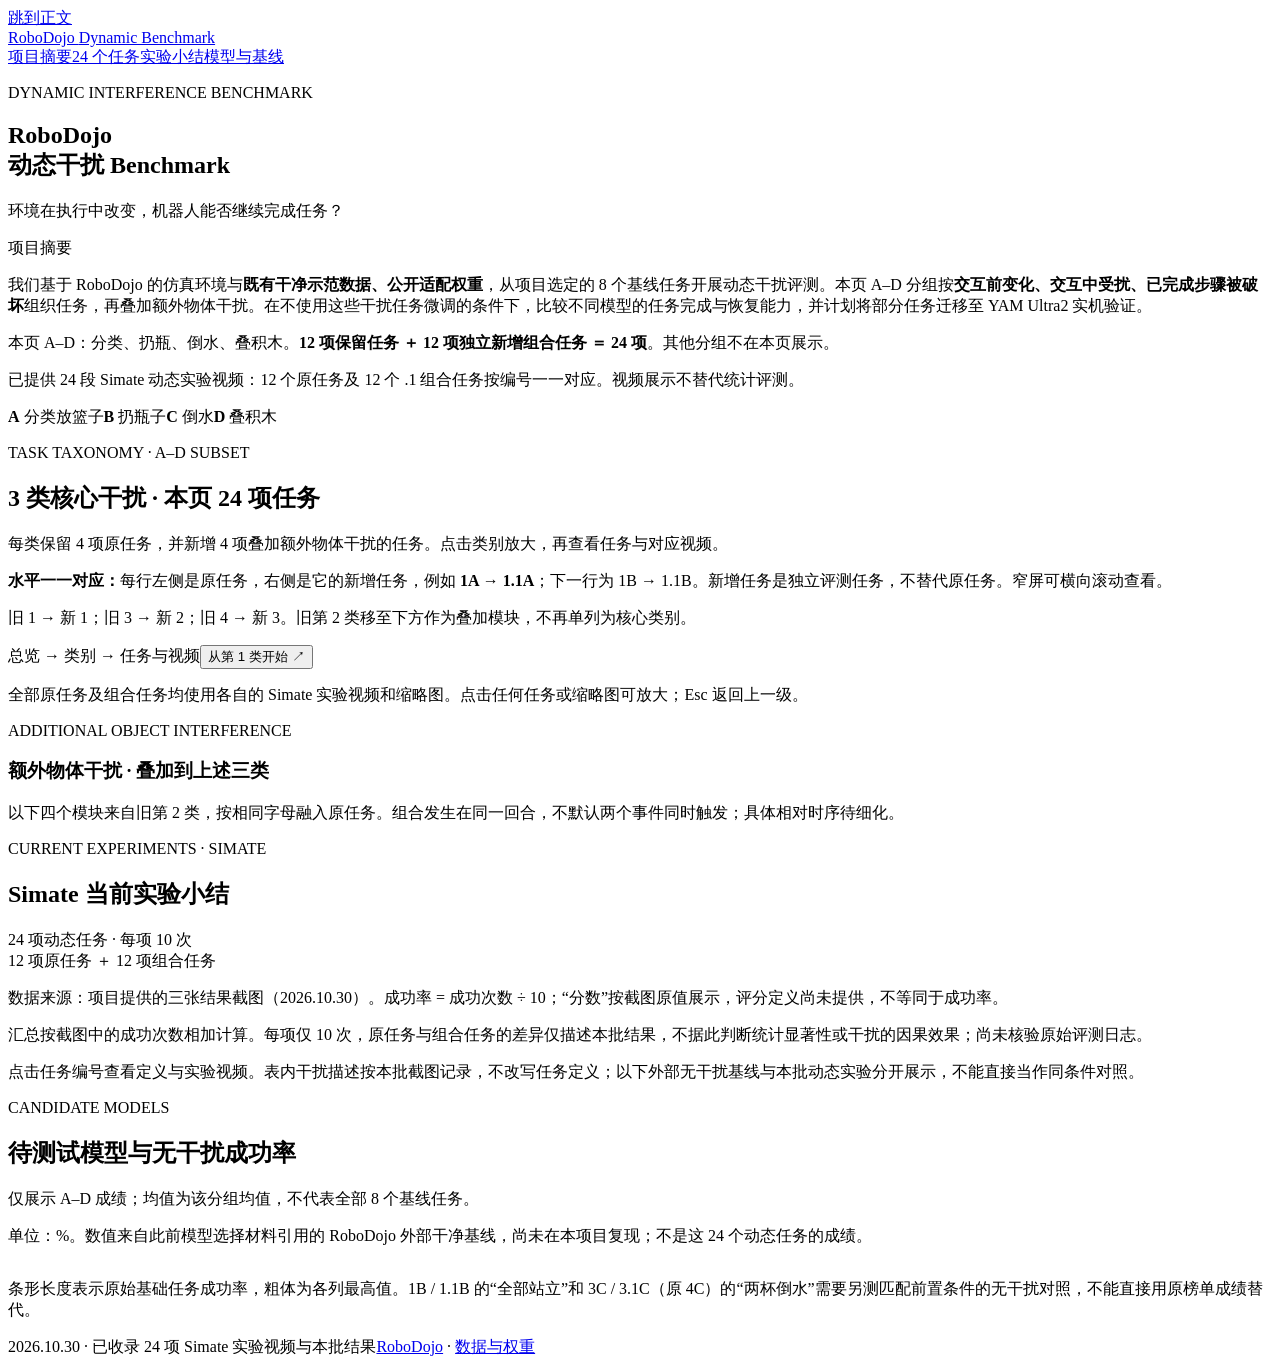
<file: src/explorer.html>
<!doctype html>
<html lang="zh-CN"><head><meta charset="utf-8"><meta name="viewport" content="width=device-width,initial-scale=1"><meta name="theme-color" content="#ffffff"><title>RoboDojo 动态干扰 Benchmark · A–D 24 项任务</title><meta name="description" content="A–D 三类核心干扰：保留12项单一事件任务，叠加额外物体干扰新增12项组合任务，共24项；含 Simate 原任务及组合任务动态实验视频与候选模型成绩。"><style>/* INLINE_STYLE */</style></head>
<body>
<a class="skip" href="#main">跳到正文</a>
<header class="page-header"><a class="wordmark" href="#abstract">RoboDojo <span>Dynamic Benchmark</span></a><nav aria-label="页面导航"><a href="#abstract">项目摘要</a><a href="#task-tree">24 个任务</a><a href="#results">实验小结</a><a href="#models">模型与基线</a></nav></header>
<main id="main">
<section id="abstract" class="hero">
<p class="eyebrow">DYNAMIC INTERFERENCE BENCHMARK</p><h1><span>RoboDojo</span><br>动态干扰 Benchmark</h1>
<p class="subtitle">环境在执行中改变，机器人能否继续完成任务？</p>
<div class="summary-panel"><span class="summary-label">项目摘要</span>
<p class="abstract-text">我们基于 RoboDojo 的仿真环境与<strong>既有干净示范数据、公开适配权重</strong>，从项目选定的 8 个基线任务开展动态干扰评测。本页 A–D 分组按<strong>交互前变化、交互中受扰、已完成步骤被破坏</strong>组织任务，再叠加额外物体干扰。在不使用这些干扰任务微调的条件下，比较不同模型的任务完成与恢复能力，并计划将部分任务迁移至 YAM Ultra2 实机验证。</p>
<p class="scope-note">本页 A–D：分类、扔瓶、倒水、叠积木。<strong>12 项保留任务 ＋ 12 项独立新增组合任务 ＝ 24 项</strong>。其他分组不在本页展示。</p>
</div>
<p class="data-note">已提供 24 段 Simate 动态实验视频：12 个原任务及 12 个 .1 组合任务按编号一一对应。视频展示不替代统计评测。</p>
<div class="base-legend"><span><b>A</b> 分类放篮子</span><span><b>B</b> 扔瓶子</span><span><b>C</b> 倒水</span><span><b>D</b> 叠积木</span></div>
</section>
<section id="task-tree" class="tree-section">
<div class="section-heading"><div><p class="eyebrow">TASK TAXONOMY · A–D SUBSET</p><h2>3 类核心干扰 · 本页 24 项任务</h2></div><p>每类保留 4 项原任务，并新增 4 项叠加额外物体干扰的任务。点击类别放大，再查看任务与对应视频。</p></div>
<div class="taxonomy-note"><p><strong>水平一一对应：</strong>每行左侧是原任务，右侧是它的新增任务，例如 <strong>1A → 1.1A</strong>；下一行为 1B → 1.1B。新增任务是独立评测任务，不替代原任务。窄屏可横向滚动查看。</p><p>旧 1 → 新 1；旧 3 → 新 2；旧 4 → 新 3。旧第 2 类移至下方作为叠加模块，不再单列为核心类别。</p></div>
<div class="tree-toolbar"><span>总览 <b>→</b> 类别 <b>→</b> 任务与视频</span><button id="expand-first" class="plain-button">从第 1 类开始 ↗</button></div>
<div class="overview-scroll"><div id="overview-tree" class="overview-tree" aria-label="Benchmark从左向右的任务树"></div></div>
<p class="small-note">全部原任务及组合任务均使用各自的 Simate 实验视频和缩略图。点击任何任务或缩略图可放大；Esc 返回上一级。</p>
<div class="module-section"><p class="eyebrow">ADDITIONAL OBJECT INTERFERENCE</p><h3>额外物体干扰 · 叠加到上述三类</h3><p class="small-note">以下四个模块来自旧第 2 类，按相同字母融入原任务。组合发生在同一回合，不默认两个事件同时触发；具体相对时序待细化。</p><div id="extra-modules" class="module-grid"></div></div>
</section>
<section id="results" class="results-section" aria-labelledby="results-title">
<div class="section-heading"><div><p class="eyebrow">CURRENT EXPERIMENTS · SIMATE</p><h2 id="results-title">Simate 当前实验小结</h2></div><p>24 项动态任务 · 每项 10 次<br>12 项原任务 ＋ 12 项组合任务</p></div>
<p class="source-note">数据来源：项目提供的三张结果截图（2026.10.30）。成功率 = 成功次数 ÷ 10；“分数”按截图原值展示，评分定义尚未提供，不等同于成功率。</p>
<div id="result-summary" class="result-summary" aria-label="本批实验汇总"></div>
<p class="small-note result-method">汇总按截图中的成功次数相加计算。每项仅 10 次，原任务与组合任务的差异仅描述本批结果，不据此判断统计显著性或干扰的因果效果；尚未核验原始评测日志。</p>
<div id="result-tables"></div>
<p class="small-note">点击任务编号查看定义与实验视频。表内干扰描述按本批截图记录，不改写任务定义；以下外部无干扰基线与本批动态实验分开展示，不能直接当作同条件对照。</p>
</section>
<section id="models" class="models-section">
<div class="section-heading"><div><p class="eyebrow">CANDIDATE MODELS</p><h2>待测试模型与无干扰成功率</h2></div><p>仅展示 A–D 成绩；均值为该分组均值，不代表全部 8 个基线任务。</p></div>
<p class="source-note">单位：%。数值来自此前模型选择材料引用的 RoboDojo 外部干净基线，尚未在本项目复现；不是这 24 个动态任务的成绩。</p>
<div class="table-scroll"><table id="model-table" class="model-table"></table></div>
<p class="small-note">条形长度表示原始基础任务成功率，粗体为各列最高值。1B / 1.1B 的“全部站立”和 3C / 3.1C（原 4C）的“两杯倒水”需要另测匹配前置条件的无干扰对照，不能直接用原榜单成绩替代。</p>
</section>
</main>
<footer><span>2026.10.30 · 已收录 24 项 Simate 实验视频与本批结果</span><span><a href="https://github.com/RoboDojo-Benchmark/RoboDojo" target="_blank" rel="noreferrer">RoboDojo</a> · <a href="https://huggingface.co/datasets/RoboDojo-Benchmark/RoboDojo/tree/main/ckpt/RoboDojo" target="_blank" rel="noreferrer">数据与权重</a></span></footer>
<dialog id="focus-panel" aria-labelledby="focus-title"><div class="focus-top"><div class="breadcrumbs" id="breadcrumbs"></div><div class="focus-actions"><button id="back-button" class="plain-button">← 上一级</button><button id="close-button" class="plain-button" aria-label="关闭放大视图，返回总览">返回总览 ×</button></div></div><div id="focus-content" class="focus-content"></div><div class="focus-bottom"><span id="focus-help">点击任务进一步放大</span><span>Esc 返回上一级</span></div></dialog>
<script>/* INLINE_SCRIPT */</script></body></html>
</file>
